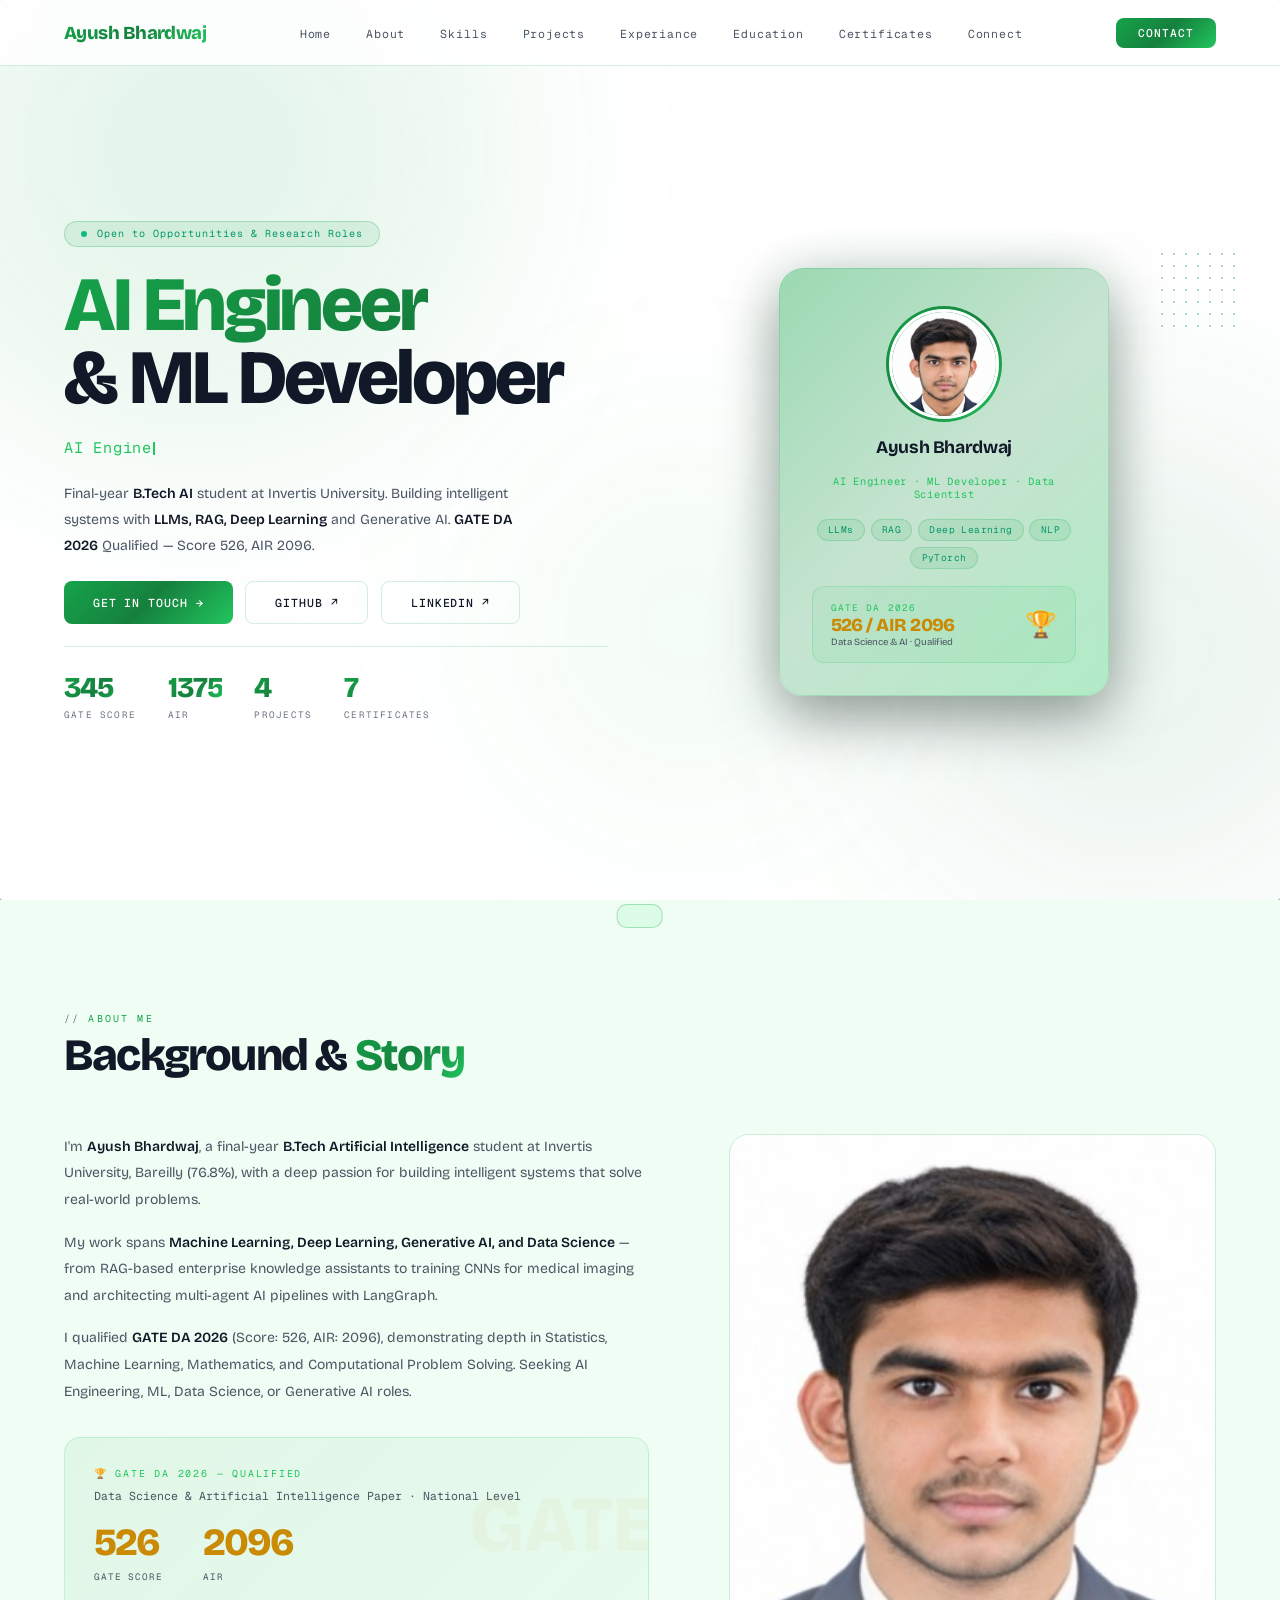
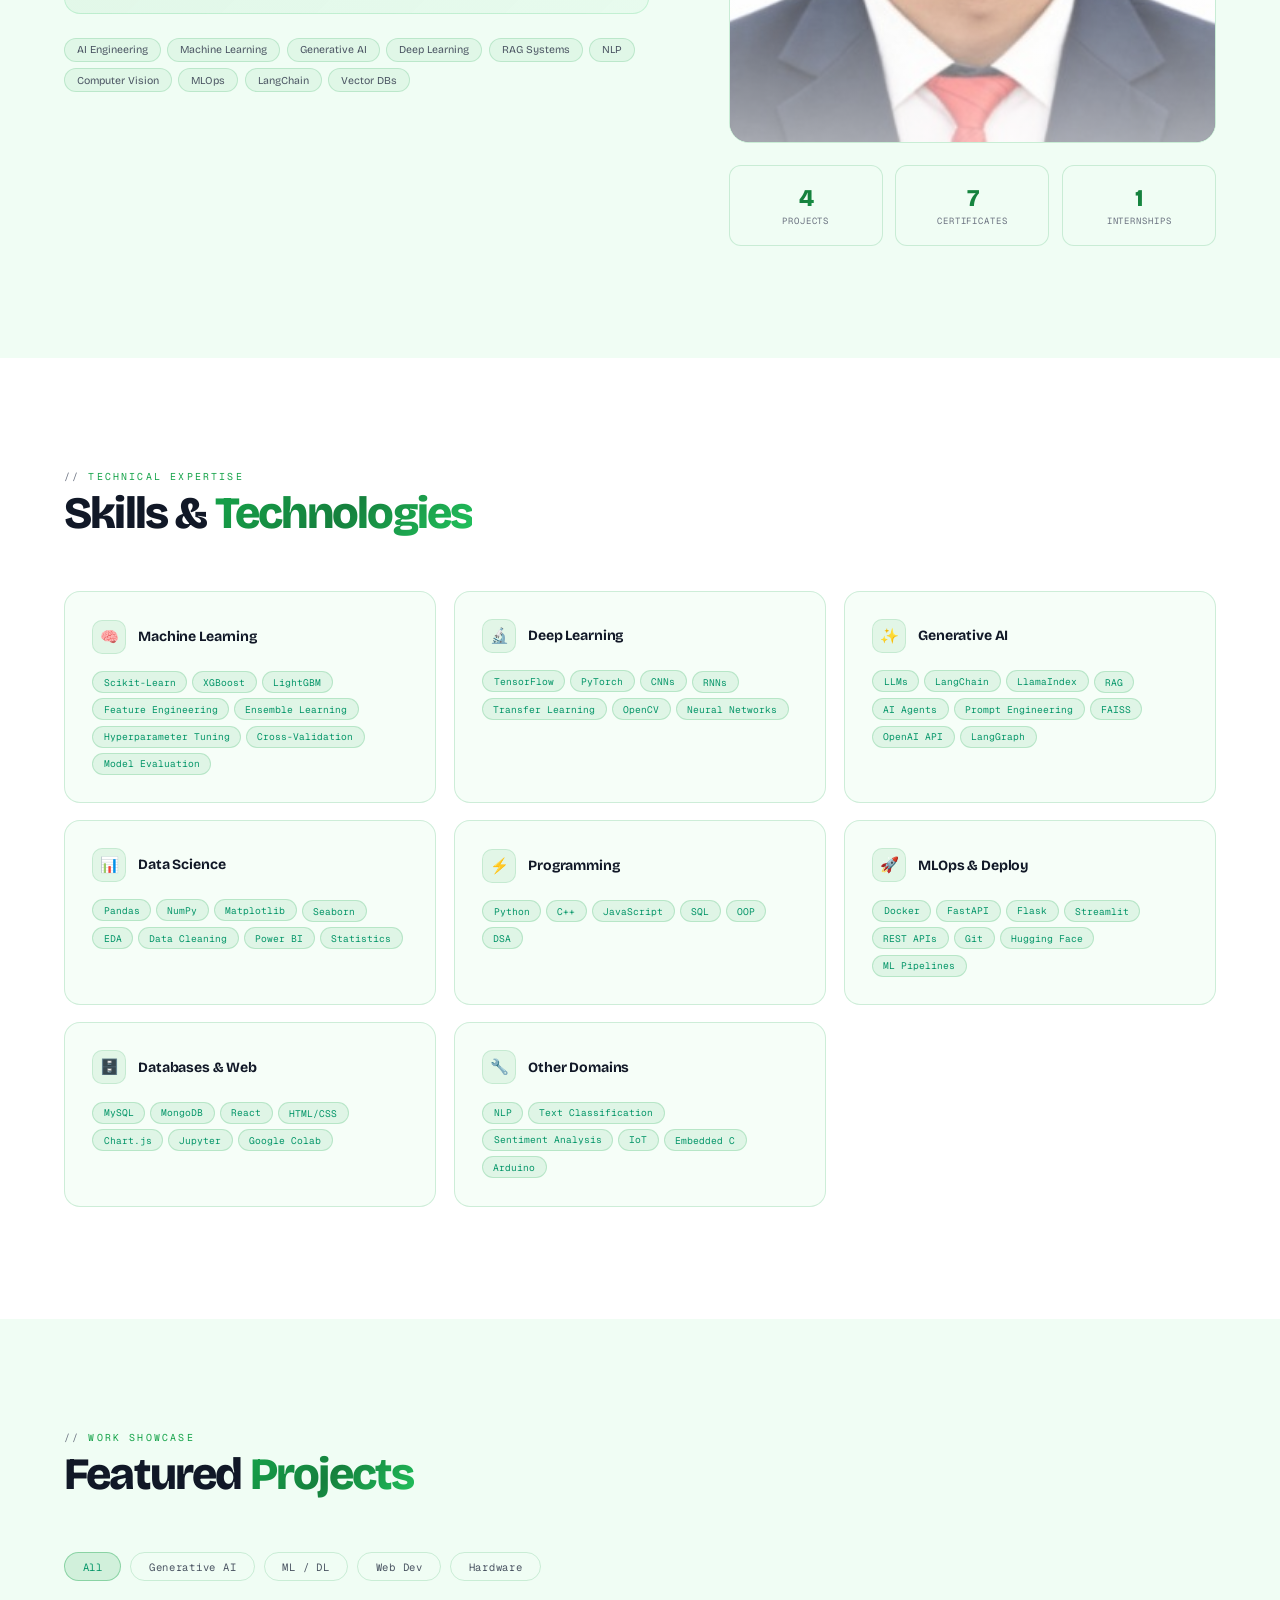
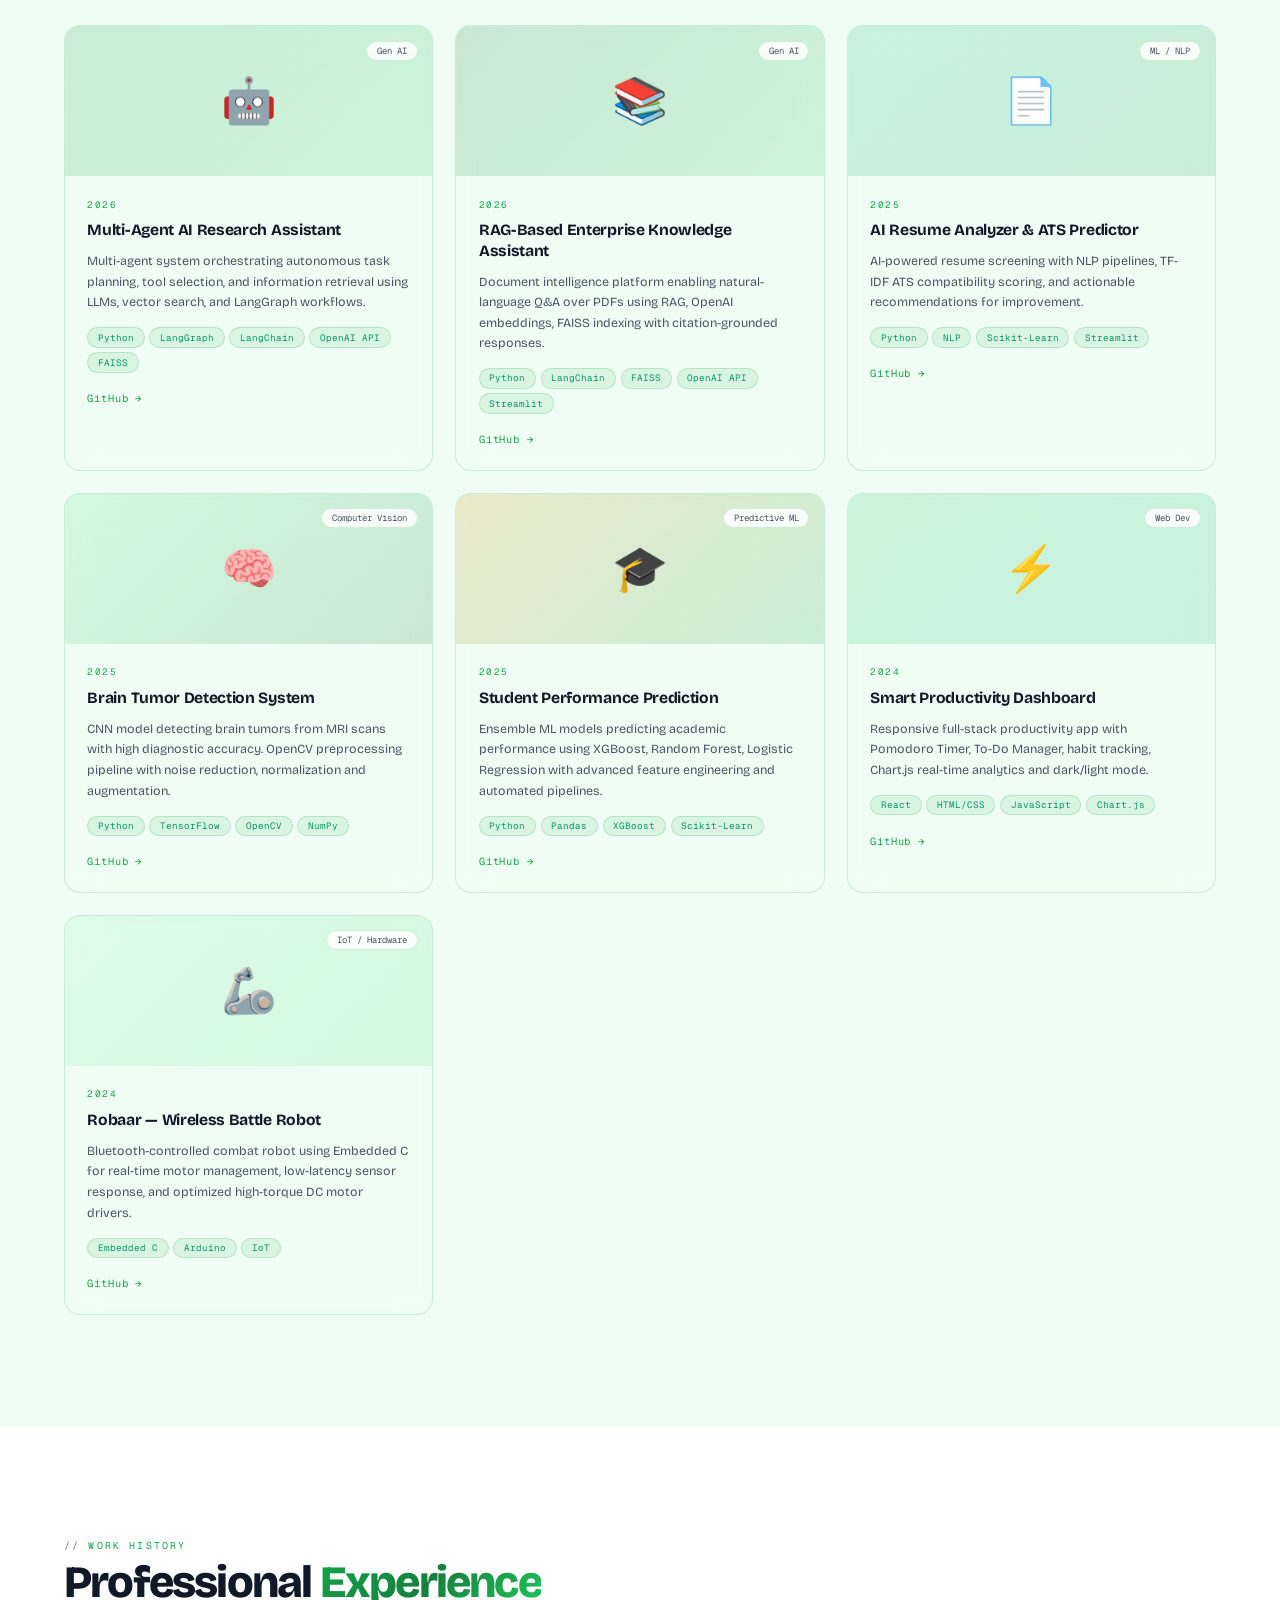
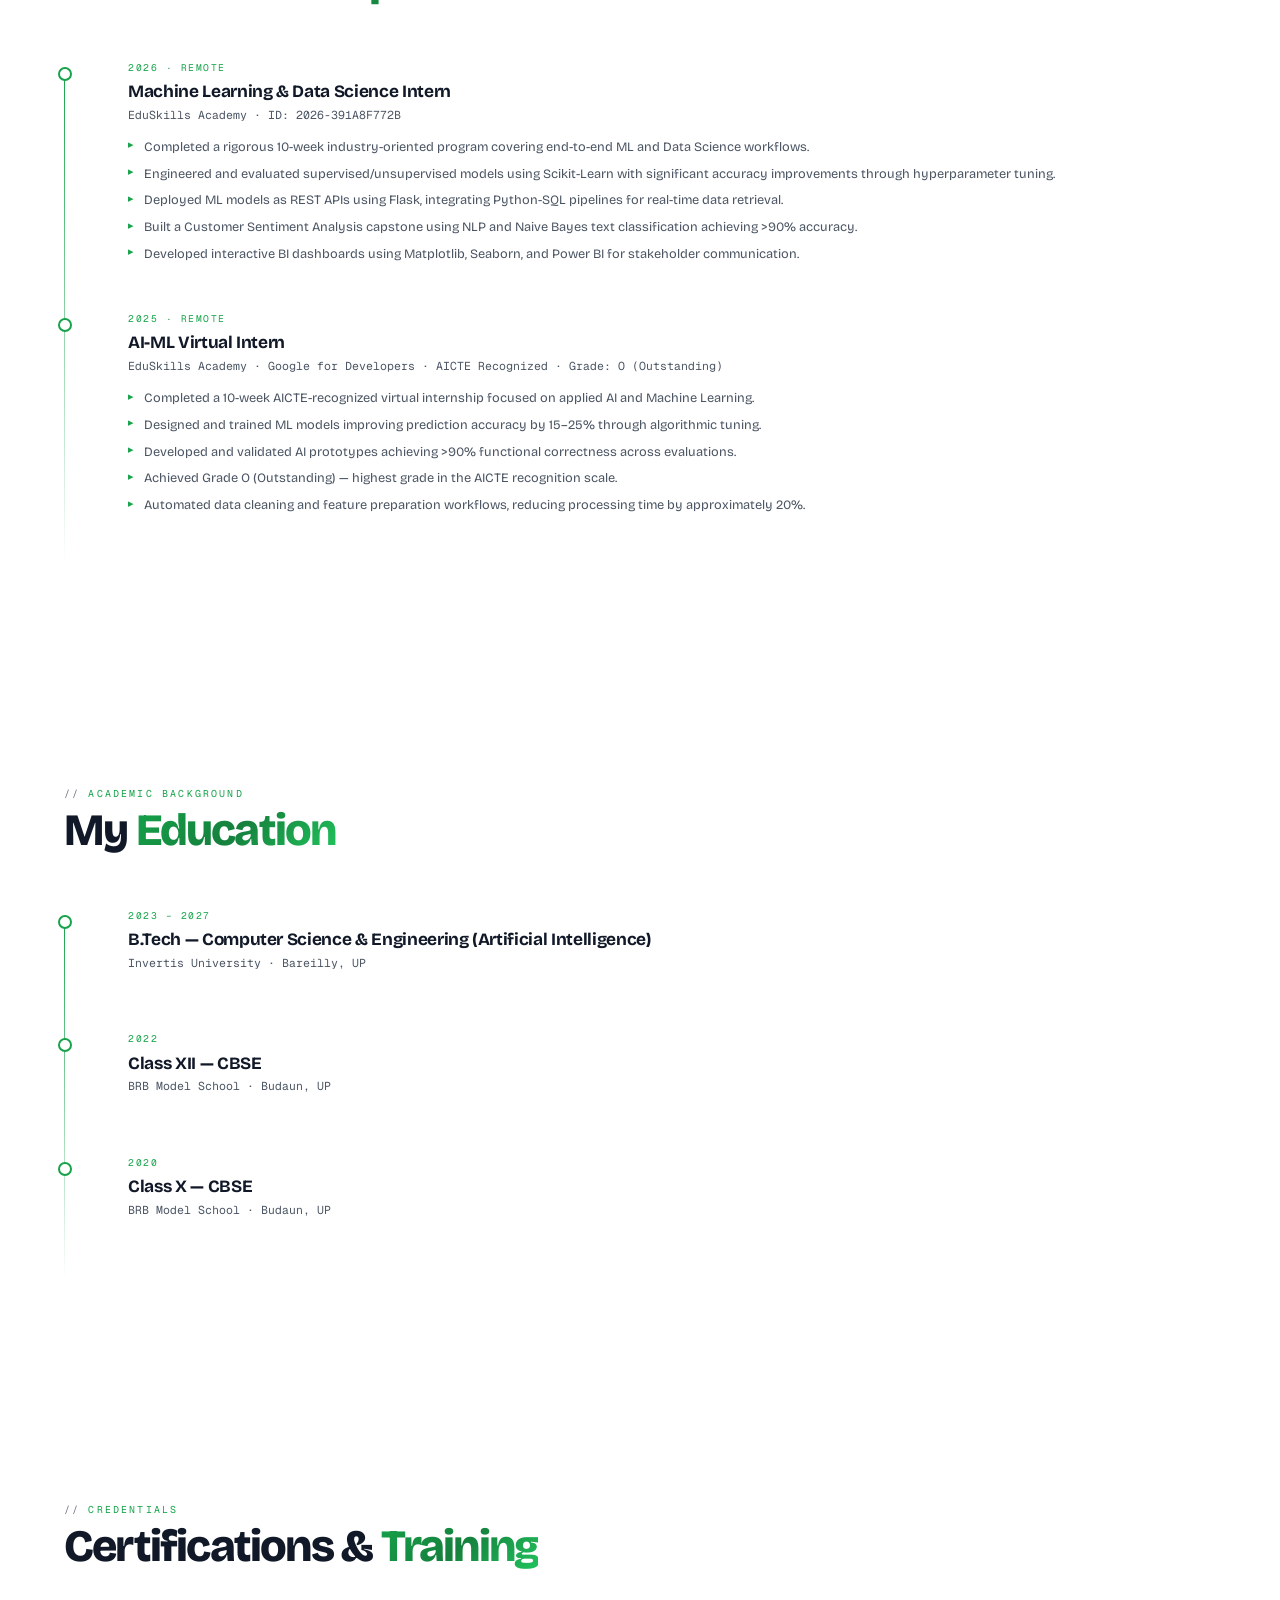
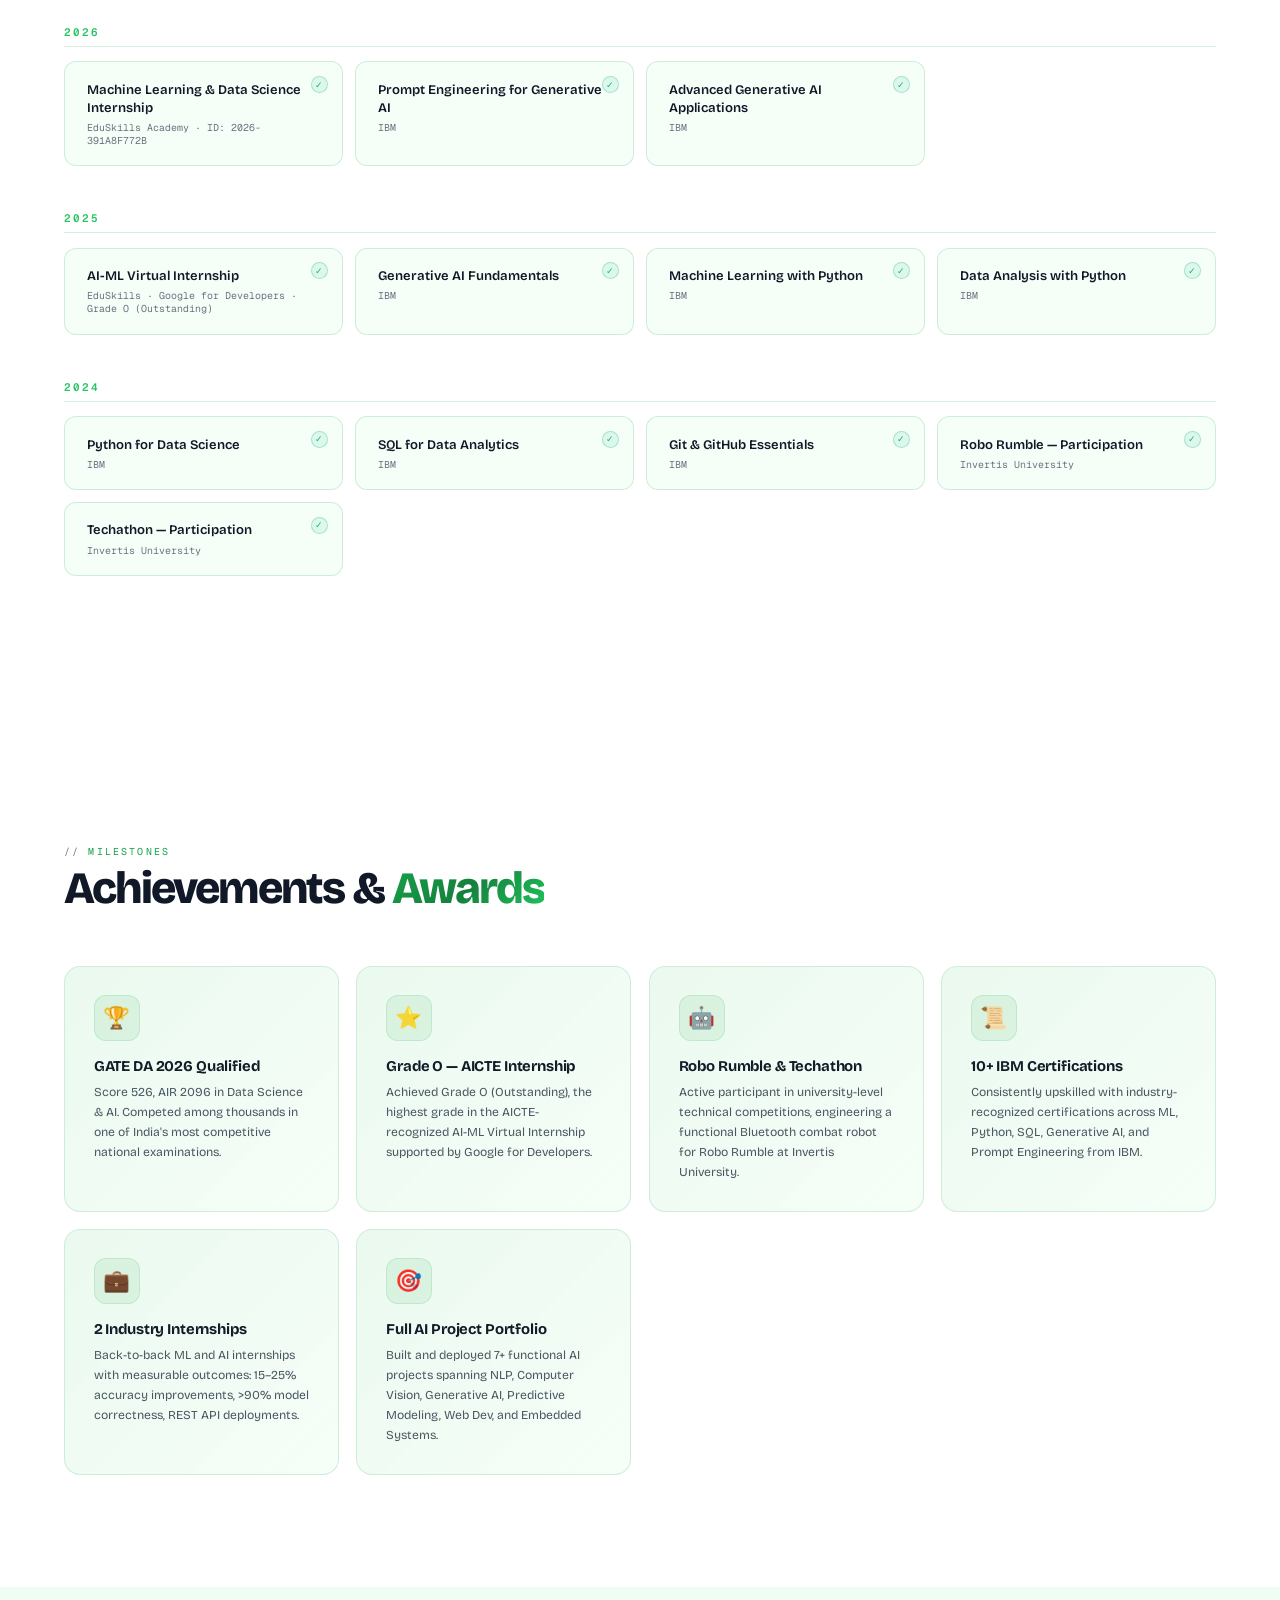
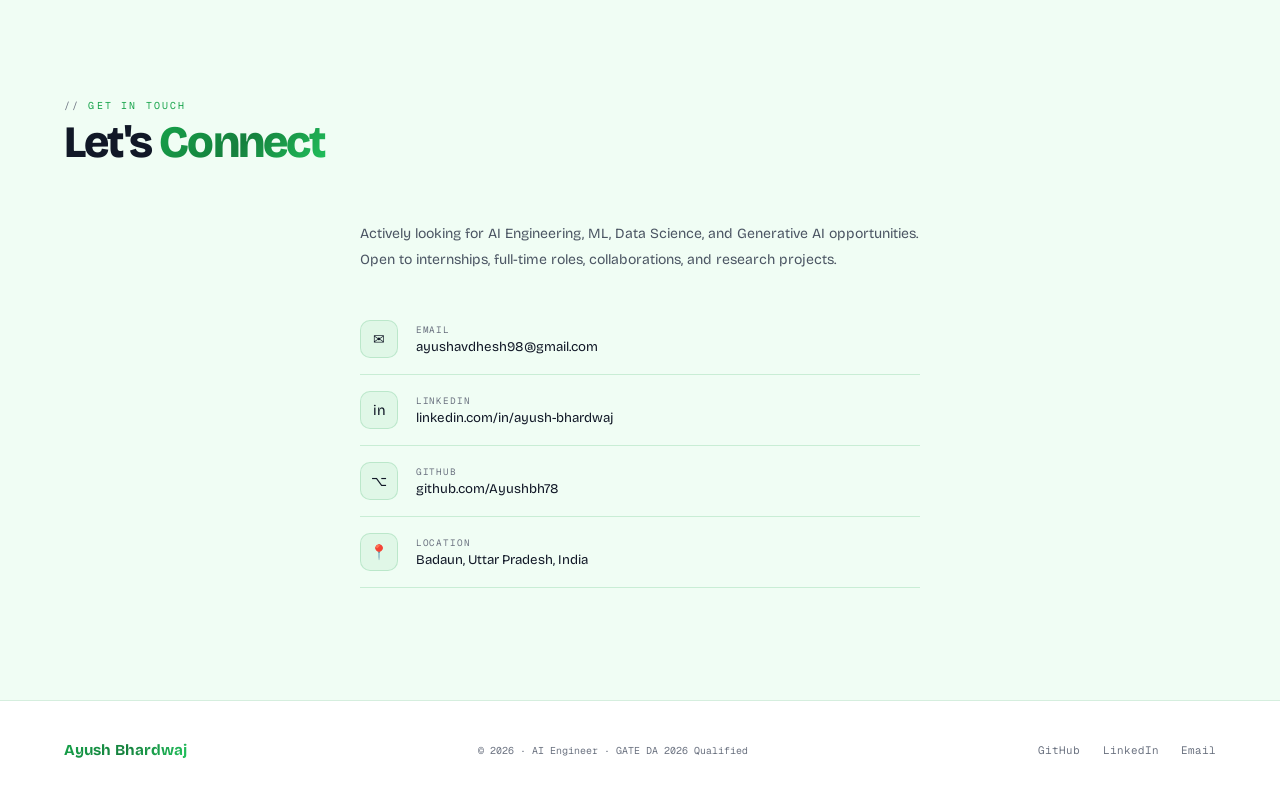
<file: index.html>
<!DOCTYPE html>
<html lang="en">
<head>
<meta charset="UTF-8"/>
<meta name="viewport" content="width=device-width, initial-scale=1.0"/>
<title>Ayush Bhardwaj — AI & ML Engineer</title>
<meta name="description" content="Ayush Bhardwaj — AI Engineer, ML Engineer, GATE DA 2026 Qualified. Score 526, AIR 2096."/>
<meta property="og:title" content="Ayush Bhardwaj — AI Engineer"/>
<link rel="preconnect" href="https://fonts.googleapis.com"/>
<link href="https://fonts.googleapis.com/css2?family=Bricolage+Grotesque:opsz,wght@12..96,300;12..96,400;12..96,500;12..96,600;12..96,700;12..96,800&family=Geist+Mono:wght@300;400;500&display=swap" rel="stylesheet"/>
<link rel="stylesheet" href="css/style.css"/>
</head>
<body>
<div id="loading"><div class="load-logo">AYUSH BHARDWAJ</div><div class="load-bar"><div class="load-fill"></div></div><div class="load-sub"></div></div>
<div class="blob b1"></div><div class="blob b2"></div><div class="blob b3"></div>
<canvas id="cv"></canvas>
<div id="cmd-ov" onclick="closeCmd(event)"><div id="cmd-box"><input id="cmd-in" placeholder="Search sections, projects, skills..." oninput="filterCmd(this.value)" onkeydown="cmdKey(event)" autocomplete="off"/><div class="cmd-results" id="cmd-res"></div></div></div>

<div id="contact-ov" onclick="closeContactModal(event)">
  <div id="contact-box">
    <div class="contact-modal-hdr">
      <div class="contact-modal-title">Let's Connect</div>
      <button type="button" class="contact-modal-close" onclick="closeContactModal()" aria-label="Close">&times;</button>
    </div>
    <div class="cform" style="padding:1.5rem;">
      <div class="f-group"><label class="f-label">Your Name</label><input class="f-input" id="cn" type="text" placeholder="John Doe"/></div>
      <div class="f-group"><label class="f-label">Email</label><input class="f-input" id="ce" type="email" placeholder="john@example.com"/></div>
      <div class="f-group"><label class="f-label">Work / Organization</label><input class="f-input" id="cw" type="text" placeholder="Company or role (optional)"/></div>
      <div class="f-group"><label class="f-label">Purpose</label>
        <select class="f-input" id="cp">
          <option value="Job Opportunity">Job Opportunity</option>
          <option value="Internship">Internship</option>
          <option value="Collaboration">Collaboration / Project</option>
          <option value="Freelance Work">Freelance Work</option>
          <option value="General Inquiry">General Inquiry</option>
          <option value="Other">Other</option>
        </select>
      </div>
      <div class="f-group"><label class="f-label">Message</label><textarea class="f-textarea" id="cm" placeholder="Hi Ayush, I'd like to discuss..."></textarea></div>
      <button type="button" class="btn-grad" onclick="sendContactModal()" style="align-self:flex-start">Send Message →</button>
    </div>
  </div>
</div>

<nav id="nb">
  <div class="nav-logo">Ayush Bhardwaj</div>
  <ul class="nav-links">
    <li><a href="#hero">Home</a></li><li><a href="#about">About</a></li><li><a href="#skills">Skills</a></li>
    <li><a href="#projects">Projects</a></li>
    <li><a href="#experience">Experiance</a></li><li><a href="#education">Education</a></li>
    <li><a href="#certifications">Certificates</a></li><li><a href="#contact">Connect</a></li>
  </ul>
  <div class="nav-actions">
    <button type="button" class="nav-cta" onclick="openContactModal()">Contact</button>
    <div class="hamburger" onclick="toggleNav()"><span></span><span></span><span></span></div>
  </div>
</nav>

<section id="hero">
  <div class="hero-left fade-up">
    <div class="hero-badge">Open to Opportunities &amp; Research Roles</div>
    <h1 class="hero-name"><span class="grad-text">AI Engineer</span><br/>&amp; ML Developer</h1>
    <p class="hero-role"><span id="typed"></span><span class="blink"></span></p>
    <p class="hero-desc">Final-year <strong>B.Tech AI</strong> student at Invertis University. Building intelligent systems with <strong>LLMs, RAG, Deep Learning</strong> and Generative AI. <strong>GATE DA 2026</strong> Qualified — Score 526, AIR 2096.</p>
    <div class="hero-btns">
      <a href="mailto:ayushavdhesh98@gmail.com" class="btn-grad">Get In Touch →</a>
      <a href="https://github.com/Ayushbh78" target="_blank" class="btn-ghost">GitHub ↗</a>
      <a href="https://www.linkedin.com/in/ayush-bhardwaj-22589b2a8" target="_blank" class="btn-ghost">LinkedIn ↗</a>
    </div>
    <div class="hero-metrics">
      <div class="metric"><span class="metric-val" data-count="526">0</span><span class="metric-lbl">GATE Score</span></div>
      <div class="metric"><span class="metric-val" data-count="2096">0</span><span class="metric-lbl">AIR</span></div>
      <div class="metric"><span class="metric-val" data-count="7">0</span><span class="metric-lbl">Projects</span></div>
      <div class="metric"><span class="metric-val" data-count="12">0</span><span class="metric-lbl">Certificates</span></div>
    </div>
  </div>
  <div class="hero-right">
    <div class="card-dots"></div>
    <div class="profile-card fade-up" style="transition-delay:.3s">
      <div class="profile-img-wrap">
        <img class="profile-img" src="assets/profile.jpg" alt="Ayush Bhardwaj"/>
      </div>
      <div class="profile-name">Ayush Bhardwaj</div>
      <div class="profile-title">AI Engineer · ML Developer · Data Scientist</div>
      <div class="profile-tags">
        <span class="profile-tag">LLMs</span><span class="profile-tag">RAG</span>
        <span class="profile-tag">Deep Learning</span><span class="profile-tag">NLP</span><span class="profile-tag">PyTorch</span>
      </div>
      <div class="gate-pill">
        <div class="gate-pill-l">
          <span class="gate-pill-label">GATE DA 2026</span>
          <span class="gate-pill-val">526 / AIR 2096</span>
          <span class="gate-pill-sub">Data Science &amp; AI · Qualified</span>
        </div>
        <span style="font-size:1.6rem">🏆</span>
      </div>
    </div>
  </div>
</section>

<section id="about">
  <div class="section-pre">About Me</div>
  <h2 class="section-title">Background &amp; <span>Story</span></h2>
  <div class="about-grid">
    <div class="fade-up">
      <div class="about-text">
        <p>I'm <strong>Ayush Bhardwaj</strong>, a final-year <strong>B.Tech Artificial Intelligence</strong> student at Invertis University, Bareilly (76.8%), with a deep passion for building intelligent systems that solve real-world problems.</p>
        <p>My work spans <strong>Machine Learning, Deep Learning, Generative AI, and Data Science</strong> — from RAG-based enterprise knowledge assistants to training CNNs for medical imaging and architecting multi-agent AI pipelines with LangGraph.</p>
        <p>I qualified <strong>GATE DA 2026</strong> (Score: 526, AIR: 2096), demonstrating depth in Statistics, Machine Learning, Mathematics, and Computational Problem Solving. Seeking AI Engineering, ML, Data Science, or Generative AI roles.</p>
      </div>
      <div class="gate-featured">
        <div class="gate-hdr">🏆 GATE DA 2026 — Qualified</div>
        <div class="gate-sub">Data Science &amp; Artificial Intelligence Paper · National Level</div>
        <div class="gate-nums">
          <div class="gate-n"><span class="v">526</span><span class="k">GATE Score</span></div>
          <div class="gate-n"><span class="v">2096</span><span class="k">AIR</span></div>
        </div>
      </div>
      <div class="chips">
        <span class="chip">AI Engineering</span><span class="chip">Machine Learning</span><span class="chip">Generative AI</span>
        <span class="chip">Deep Learning</span><span class="chip">RAG Systems</span><span class="chip">NLP</span>
        <span class="chip">Computer Vision</span><span class="chip">MLOps</span><span class="chip">LangChain</span><span class="chip">Vector DBs</span>
      </div>
    </div>
    <div class="fade-up about-right" style="transition-delay:.15s">
      <div class="about-photo-card">
        <img src="assets/profile.jpg" alt="Ayush Bhardwaj"/>
      </div>
      <div class="stats-row">
        <div class="stat-mini"><div class="n" data-count="7">0</div><div class="l">Projects</div></div>
        <div class="stat-mini"><div class="n" data-count="12">0</div><div class="l">Certificates</div></div>
        <div class="stat-mini"><div class="n" data-count="2">0</div><div class="l">Internships</div></div>
      </div>
    </div>
  </div>
</section>

<section id="skills">
  <div class="section-pre">Technical Expertise</div>
  <h2 class="section-title">Skills &amp; <span>Technologies</span></h2>
  <div class="skills-grid">
    <div class="skill-glass glass fade-up"><div class="sk-hdr"><div class="sk-icon">🧠</div><div class="sk-name">Machine Learning</div></div><div class="sk-tags"><span class="sk-tag">Scikit-Learn</span><span class="sk-tag">XGBoost</span><span class="sk-tag">LightGBM</span><span class="sk-tag">Feature Engineering</span><span class="sk-tag">Ensemble Learning</span><span class="sk-tag">Hyperparameter Tuning</span><span class="sk-tag">Cross-Validation</span><span class="sk-tag">Model Evaluation</span></div></div>
    <div class="skill-glass glass fade-up" style="transition-delay:.08s"><div class="sk-hdr"><div class="sk-icon">🔬</div><div class="sk-name">Deep Learning</div></div><div class="sk-tags"><span class="sk-tag">TensorFlow</span><span class="sk-tag">PyTorch</span><span class="sk-tag">CNNs</span><span class="sk-tag">RNNs</span><span class="sk-tag">Transfer Learning</span><span class="sk-tag">OpenCV</span><span class="sk-tag">Neural Networks</span></div></div>
    <div class="skill-glass glass fade-up" style="transition-delay:.16s"><div class="sk-hdr"><div class="sk-icon">✨</div><div class="sk-name">Generative AI</div></div><div class="sk-tags"><span class="sk-tag">LLMs</span><span class="sk-tag">LangChain</span><span class="sk-tag">LlamaIndex</span><span class="sk-tag">RAG</span><span class="sk-tag">AI Agents</span><span class="sk-tag">Prompt Engineering</span><span class="sk-tag">FAISS</span><span class="sk-tag">OpenAI API</span><span class="sk-tag">LangGraph</span></div></div>
    <div class="skill-glass glass fade-up" style="transition-delay:.24s"><div class="sk-hdr"><div class="sk-icon">📊</div><div class="sk-name">Data Science</div></div><div class="sk-tags"><span class="sk-tag">Pandas</span><span class="sk-tag">NumPy</span><span class="sk-tag">Matplotlib</span><span class="sk-tag">Seaborn</span><span class="sk-tag">EDA</span><span class="sk-tag">Data Cleaning</span><span class="sk-tag">Power BI</span><span class="sk-tag">Statistics</span></div></div>
    <div class="skill-glass glass fade-up" style="transition-delay:.32s"><div class="sk-hdr"><div class="sk-icon">⚡</div><div class="sk-name">Programming</div></div><div class="sk-tags"><span class="sk-tag">Python</span><span class="sk-tag">C++</span><span class="sk-tag">JavaScript</span><span class="sk-tag">SQL</span><span class="sk-tag">OOP</span><span class="sk-tag">DSA</span></div></div>
    <div class="skill-glass glass fade-up" style="transition-delay:.4s"><div class="sk-hdr"><div class="sk-icon">🚀</div><div class="sk-name">MLOps &amp; Deploy</div></div><div class="sk-tags"><span class="sk-tag">Docker</span><span class="sk-tag">FastAPI</span><span class="sk-tag">Flask</span><span class="sk-tag">Streamlit</span><span class="sk-tag">REST APIs</span><span class="sk-tag">Git</span><span class="sk-tag">Hugging Face</span><span class="sk-tag">ML Pipelines</span></div></div>
    <div class="skill-glass glass fade-up" style="transition-delay:.48s"><div class="sk-hdr"><div class="sk-icon">🗄️</div><div class="sk-name">Databases &amp; Web</div></div><div class="sk-tags"><span class="sk-tag">MySQL</span><span class="sk-tag">MongoDB</span><span class="sk-tag">React</span><span class="sk-tag">HTML/CSS</span><span class="sk-tag">Chart.js</span><span class="sk-tag">Jupyter</span><span class="sk-tag">Google Colab</span></div></div>
    <div class="skill-glass glass fade-up" style="transition-delay:.56s"><div class="sk-hdr"><div class="sk-icon">🔧</div><div class="sk-name">Other Domains</div></div><div class="sk-tags"><span class="sk-tag">NLP</span><span class="sk-tag">Text Classification</span><span class="sk-tag">Sentiment Analysis</span><span class="sk-tag">IoT</span><span class="sk-tag">Embedded C</span><span class="sk-tag">Arduino</span></div></div>
  </div>
</section>

<section id="projects">
  <div class="section-pre">Work Showcase</div>
  <h2 class="section-title">Featured <span>Projects</span></h2>
  <div class="proj-filter">
    <button class="pf-btn on" onclick="fp('all',this)">All</button>
    <button class="pf-btn" onclick="fp('genai',this)">Generative AI</button>
    <button class="pf-btn" onclick="fp('ml',this)">ML / DL</button>
    <button class="pf-btn" onclick="fp('web',this)">Web Dev</button>
    <button class="pf-btn" onclick="fp('hw',this)">Hardware</button>
  </div>
  <div class="proj-grid" id="pgrid">
    <div class="proj-card glass fade-up" data-cat="genai">
      <div class="proj-banner"><div class="proj-banner-bg" style="background:linear-gradient(135deg,#16A34A,#22C55E);"></div><div class="proj-banner-dots"></div><div class="proj-icon">🤖</div><span class="proj-cat-pill">Gen AI</span></div>
      <div class="proj-body"><div class="proj-yr">2026</div><div class="proj-title">Multi-Agent AI Research Assistant</div><div class="proj-desc">Multi-agent system orchestrating autonomous task planning, tool selection, and information retrieval using LLMs, vector search, and LangGraph workflows.</div><div class="proj-techs"><span class="p-tech">Python</span><span class="p-tech">LangGraph</span><span class="p-tech">LangChain</span><span class="p-tech">OpenAI API</span><span class="p-tech">FAISS</span></div><a href="https://github.com/Ayushbh78" target="_blank" class="proj-link">GitHub →</a></div>
    </div>
    <div class="proj-card glass fade-up" data-cat="genai" style="transition-delay:.08s">
      <div class="proj-banner"><div class="proj-banner-bg" style="background:linear-gradient(135deg,#15803D,#22C55E);"></div><div class="proj-banner-dots"></div><div class="proj-icon">📚</div><span class="proj-cat-pill">Gen AI</span></div>
      <div class="proj-body"><div class="proj-yr">2026</div><div class="proj-title">RAG-Based Enterprise Knowledge Assistant</div><div class="proj-desc">Document intelligence platform enabling natural-language Q&amp;A over PDFs using RAG, OpenAI embeddings, FAISS indexing with citation-grounded responses.</div><div class="proj-techs"><span class="p-tech">Python</span><span class="p-tech">LangChain</span><span class="p-tech">FAISS</span><span class="p-tech">OpenAI API</span><span class="p-tech">Streamlit</span></div><a href="https://github.com/Ayushbh78" target="_blank" class="proj-link">GitHub →</a></div>
    </div>
    <div class="proj-card glass fade-up" data-cat="ml" style="transition-delay:.16s">
      <div class="proj-banner"><div class="proj-banner-bg" style="background:linear-gradient(135deg,#10B981,#16A34A);"></div><div class="proj-banner-dots"></div><div class="proj-icon">📄</div><span class="proj-cat-pill">ML / NLP</span></div>
      <div class="proj-body"><div class="proj-yr">2025</div><div class="proj-title">AI Resume Analyzer &amp; ATS Predictor</div><div class="proj-desc">AI-powered resume screening with NLP pipelines, TF-IDF ATS compatibility scoring, and actionable recommendations for improvement.</div><div class="proj-techs"><span class="p-tech">Python</span><span class="p-tech">NLP</span><span class="p-tech">Scikit-Learn</span><span class="p-tech">Streamlit</span></div><a href="https://github.com/Ayushbh78" target="_blank" class="proj-link">GitHub →</a></div>
    </div>
    <div class="proj-card glass fade-up" data-cat="ml">
      <div class="proj-banner"><div class="proj-banner-bg" style="background:linear-gradient(135deg,#4ADE80,#15803D);"></div><div class="proj-banner-dots"></div><div class="proj-icon">🧠</div><span class="proj-cat-pill">Computer Vision</span></div>
      <div class="proj-body"><div class="proj-yr">2025</div><div class="proj-title">Brain Tumor Detection System</div><div class="proj-desc">CNN model detecting brain tumors from MRI scans with high diagnostic accuracy. OpenCV preprocessing pipeline with noise reduction, normalization and augmentation.</div><div class="proj-techs"><span class="p-tech">Python</span><span class="p-tech">TensorFlow</span><span class="p-tech">OpenCV</span><span class="p-tech">NumPy</span></div><a href="https://github.com/Ayushbh78" target="_blank" class="proj-link">GitHub →</a></div>
    </div>
    <div class="proj-card glass fade-up" data-cat="ml" style="transition-delay:.08s">
      <div class="proj-banner"><div class="proj-banner-bg" style="background:linear-gradient(135deg,#CA8A04,#16A34A);"></div><div class="proj-banner-dots"></div><div class="proj-icon">🎓</div><span class="proj-cat-pill">Predictive ML</span></div>
      <div class="proj-body"><div class="proj-yr">2025</div><div class="proj-title">Student Performance Prediction</div><div class="proj-desc">Ensemble ML models predicting academic performance using XGBoost, Random Forest, Logistic Regression with advanced feature engineering and automated pipelines.</div><div class="proj-techs"><span class="p-tech">Python</span><span class="p-tech">Pandas</span><span class="p-tech">XGBoost</span><span class="p-tech">Scikit-Learn</span></div><a href="https://github.com/Ayushbh78" target="_blank" class="proj-link">GitHub →</a></div>
    </div>
    <div class="proj-card glass fade-up" data-cat="web" style="transition-delay:.16s">
      <div class="proj-banner"><div class="proj-banner-bg" style="background:linear-gradient(135deg,#22C55E,#10B981);"></div><div class="proj-banner-dots"></div><div class="proj-icon">⚡</div><span class="proj-cat-pill">Web Dev</span></div>
      <div class="proj-body"><div class="proj-yr">2024</div><div class="proj-title">Smart Productivity Dashboard</div><div class="proj-desc">Responsive full-stack productivity app with Pomodoro Timer, To-Do Manager, habit tracking, Chart.js real-time analytics and dark/light mode.</div><div class="proj-techs"><span class="p-tech">React</span><span class="p-tech">HTML/CSS</span><span class="p-tech">JavaScript</span><span class="p-tech">Chart.js</span></div><a href="https://github.com/Ayushbh78" target="_blank" class="proj-link">GitHub →</a></div>
    </div>
    <div class="proj-card glass fade-up" data-cat="hw">
      <div class="proj-banner"><div class="proj-banner-bg" style="background:linear-gradient(135deg,#86EFAC,#4ADE80);"></div><div class="proj-banner-dots"></div><div class="proj-icon">🦾</div><span class="proj-cat-pill">IoT / Hardware</span></div>
      <div class="proj-body"><div class="proj-yr">2024</div><div class="proj-title">Robaar — Wireless Battle Robot</div><div class="proj-desc">Bluetooth-controlled combat robot using Embedded C for real-time motor management, low-latency sensor response, and optimized high-torque DC motor drivers.</div><div class="proj-techs"><span class="p-tech">Embedded C</span><span class="p-tech">Arduino</span><span class="p-tech">IoT</span></div><a href="https://github.com/Ayushbh78" target="_blank" class="proj-link">GitHub →</a></div>
    </div>
  </div>
</section>

<section id="experience">
  <div class="section-pre">Work History</div>
  <h2 class="section-title">Professional <span>Experience</span></h2>
  <div class="exp-timeline">
    <div class="exp-item">
      <div class="exp-dot"></div>
      <div class="exp-date">2026 &middot; Remote</div>
      <div class="exp-role">Machine Learning &amp; Data Science Intern</div>
      <div class="exp-org">EduSkills Academy &middot; ID: 2026-391A8F772B</div>
      <ul class="exp-list">
        <li>Completed a rigorous 10-week industry-oriented program covering end-to-end ML and Data Science workflows.</li>
        <li>Engineered and evaluated supervised/unsupervised models using Scikit-Learn with significant accuracy improvements through hyperparameter tuning.</li>
        <li>Deployed ML models as REST APIs using Flask, integrating Python-SQL pipelines for real-time data retrieval.</li>
        <li>Built a Customer Sentiment Analysis capstone using NLP and Naive Bayes text classification achieving &gt;90% accuracy.</li>
        <li>Developed interactive BI dashboards using Matplotlib, Seaborn, and Power BI for stakeholder communication.</li>
      </ul>
    </div>
    <div class="exp-item">
      <div class="exp-dot"></div>
      <div class="exp-date">2025 &middot; Remote</div>
      <div class="exp-role">AI-ML Virtual Intern</div>
      <div class="exp-org">EduSkills Academy &middot; Google for Developers &middot; AICTE Recognized &middot; Grade: O (Outstanding)</div>
      <ul class="exp-list">
        <li>Completed a 10-week AICTE-recognized virtual internship focused on applied AI and Machine Learning.</li>
        <li>Designed and trained ML models improving prediction accuracy by 15–25% through algorithmic tuning.</li>
        <li>Developed and validated AI prototypes achieving &gt;90% functional correctness across evaluations.</li>
        <li>Achieved Grade O (Outstanding) — highest grade in the AICTE recognition scale.</li>
        <li>Automated data cleaning and feature preparation workflows, reducing processing time by approximately 20%.</li>
      </ul>
    </div>
  </div>
</section>

<section id="education">
  <div class="section-pre">Academic Background</div>
  <h2 class="section-title">My <span>Education</span></h2>
  <div class="exp-timeline">
    <div class="exp-item">
      <div class="exp-dot"></div>
      <div class="exp-date">2023 &ndash; 2027</div>
      <div class="exp-role">B.Tech &mdash; Computer Science &amp; Engineering (Artificial Intelligence)</div>
      <div class="exp-org">Invertis University &middot; Bareilly, UP</div>
      <ul class="exp-list">
        
      </ul>
    </div>
    <div class="exp-item">
      <div class="exp-dot"></div>
      <div class="exp-date">2022</div>
      <div class="exp-role">Class XII &mdash; CBSE</div>
      <div class="exp-org">BRB Model School &middot; Budaun, UP</div>
      <ul class="exp-list">
        
      </ul>
    </div>
    <div class="exp-item">
      <div class="exp-dot"></div>
      <div class="exp-date">2020</div>
      <div class="exp-role">Class X &mdash; CBSE</div>
      <div class="exp-org">BRB Model School &middot; Budaun, UP</div>
      <ul class="exp-list">
        
      </ul>
    </div>
  </div>
</section>

<section id="certifications">
  <div class="section-pre">Credentials</div>
  <h2 class="section-title">Certifications &amp; <span>Training</span></h2>
  <div class="certs-group fade-up"><div class="certs-yr">2026</div><div class="certs-list">
    <div class="cert-card glass"><div class="cert-check">✓</div><div class="cert-name">Machine Learning &amp; Data Science Internship</div><div class="cert-issuer">EduSkills Academy · ID: 2026-391A8F772B</div></div>
    <div class="cert-card glass"><div class="cert-check">✓</div><div class="cert-name">Prompt Engineering for Generative AI</div><div class="cert-issuer">IBM</div></div>
    <div class="cert-card glass"><div class="cert-check">✓</div><div class="cert-name">Advanced Generative AI Applications</div><div class="cert-issuer">IBM</div></div>
  </div></div>
  <div class="certs-group fade-up"><div class="certs-yr">2025</div><div class="certs-list">
    <div class="cert-card glass"><div class="cert-check">✓</div><div class="cert-name">AI-ML Virtual Internship</div><div class="cert-issuer">EduSkills · Google for Developers · Grade O (Outstanding)</div></div>
    <div class="cert-card glass"><div class="cert-check">✓</div><div class="cert-name">Generative AI Fundamentals</div><div class="cert-issuer">IBM</div></div>
    <div class="cert-card glass"><div class="cert-check">✓</div><div class="cert-name">Machine Learning with Python</div><div class="cert-issuer">IBM</div></div>
    <div class="cert-card glass"><div class="cert-check">✓</div><div class="cert-name">Data Analysis with Python</div><div class="cert-issuer">IBM</div></div>
  </div></div>
  <div class="certs-group fade-up"><div class="certs-yr">2024</div><div class="certs-list">
    <div class="cert-card glass"><div class="cert-check">✓</div><div class="cert-name">Python for Data Science</div><div class="cert-issuer">IBM</div></div>
    <div class="cert-card glass"><div class="cert-check">✓</div><div class="cert-name">SQL for Data Analytics</div><div class="cert-issuer">IBM</div></div>
    <div class="cert-card glass"><div class="cert-check">✓</div><div class="cert-name">Git &amp; GitHub Essentials</div><div class="cert-issuer">IBM</div></div>
    <div class="cert-card glass"><div class="cert-check">✓</div><div class="cert-name">Robo Rumble — Participation</div><div class="cert-issuer">Invertis University</div></div>
    <div class="cert-card glass"><div class="cert-check">✓</div><div class="cert-name">Techathon — Participation</div><div class="cert-issuer">Invertis University</div></div>
  </div></div>
</section>

<section id="achievements">
  <div class="section-pre">Milestones</div>
  <h2 class="section-title">Achievements &amp; <span>Awards</span></h2>
  <div class="ach-grid">
    <div class="ach-card glass fade-up"><div class="ach-icon">🏆</div><div class="ach-title">GATE DA 2026 Qualified</div><div class="ach-desc">Score 526, AIR 2096 in Data Science &amp; AI. Competed among thousands in one of India's most competitive national examinations.</div></div>
    <div class="ach-card glass fade-up" style="transition-delay:.1s"><div class="ach-icon">⭐</div><div class="ach-title">Grade O — AICTE Internship</div><div class="ach-desc">Achieved Grade O (Outstanding), the highest grade in the AICTE-recognized AI-ML Virtual Internship supported by Google for Developers.</div></div>
    <div class="ach-card glass fade-up" style="transition-delay:.2s"><div class="ach-icon">🤖</div><div class="ach-title">Robo Rumble &amp; Techathon</div><div class="ach-desc">Active participant in university-level technical competitions, engineering a functional Bluetooth combat robot for Robo Rumble at Invertis University.</div></div>
    <div class="ach-card glass fade-up" style="transition-delay:.3s"><div class="ach-icon">📜</div><div class="ach-title">10+ IBM Certifications</div><div class="ach-desc">Consistently upskilled with industry-recognized certifications across ML, Python, SQL, Generative AI, and Prompt Engineering from IBM.</div></div>
    <div class="ach-card glass fade-up" style="transition-delay:.4s"><div class="ach-icon">💼</div><div class="ach-title">2 Industry Internships</div><div class="ach-desc">Back-to-back ML and AI internships with measurable outcomes: 15–25% accuracy improvements, &gt;90% model correctness, REST API deployments.</div></div>
    <div class="ach-card glass fade-up" style="transition-delay:.5s"><div class="ach-icon">🎯</div><div class="ach-title">Full AI Project Portfolio</div><div class="ach-desc">Built and deployed 7+ functional AI projects spanning NLP, Computer Vision, Generative AI, Predictive Modeling, Web Dev, and Embedded Systems.</div></div>
  </div>
</section>

<section id="contact">
  <div class="section-pre">Get In Touch</div>
  <h2 class="section-title">Let's <span>Connect</span></h2>
  <div class="fade-up" style="max-width:560px;margin:0 auto;">
    <p style="font-size:.875rem;color:var(--muted);line-height:1.85;margin-bottom:2rem;">Actively looking for AI Engineering, ML, Data Science, and Generative AI opportunities. Open to internships, full-time roles, collaborations, and research projects.</p>
    <a href="mailto:ayushavdhesh98@gmail.com" class="contact-link"><div class="c-icon">✉</div><div><div class="c-lbl">Email</div><div class="c-val">ayushavdhesh98@gmail.com</div></div></a>
    <a href="https://www.linkedin.com/in/ayush-bhardwaj-22589b2a8" target="_blank" class="contact-link"><div class="c-icon">in</div><div><div class="c-lbl">LinkedIn</div><div class="c-val">linkedin.com/in/ayush-bhardwaj</div></div></a>
    <a href="https://github.com/Ayushbh78" target="_blank" class="contact-link"><div class="c-icon">⌥</div><div><div class="c-lbl">GitHub</div><div class="c-val">github.com/Ayushbh78</div></div></a>
    <div class="contact-link" style="cursor:default"><div class="c-icon">📍</div><div><div class="c-lbl">Location</div><div class="c-val">Badaun, Uttar Pradesh, India</div></div></div>
  </div>
</section>

<footer>
  <div class="footer-name">Ayush Bhardwaj</div>
  <div class="footer-copy">© 2026 · AI Engineer · GATE DA 2026 Qualified</div>
  <div class="footer-links">
    <a href="https://github.com/Ayushbh78" target="_blank">GitHub</a>
    <a href="https://www.linkedin.com/in/ayush-bhardwaj-22589b2a8" target="_blank">LinkedIn</a>
    <a href="mailto:ayushavdhesh98@gmail.com">Email</a>
  </div>
</footer>
<div id="btt" onclick="window.scrollTo({top:0,behavior:'smooth'})">↑</div>
<div id="toast"></div>
<script src="js/script.js"></script>
</body>
</html>
</file>
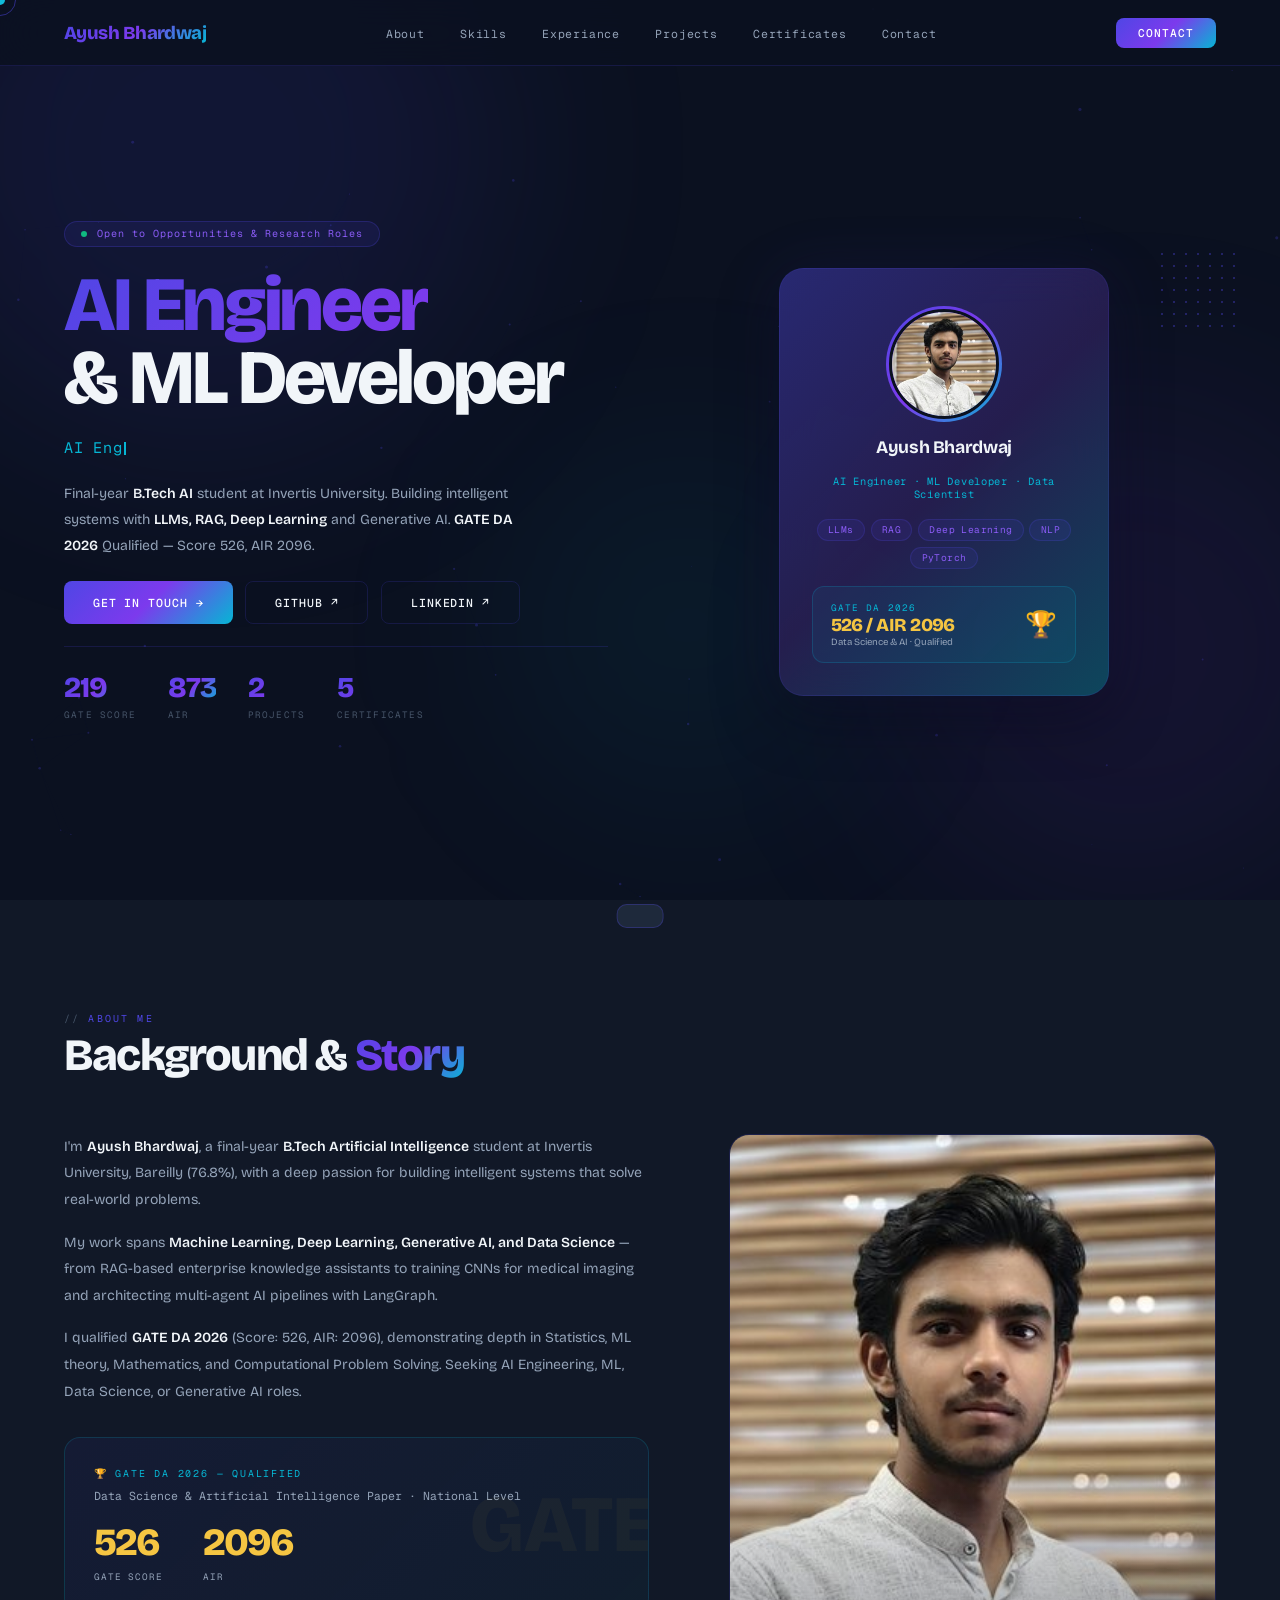
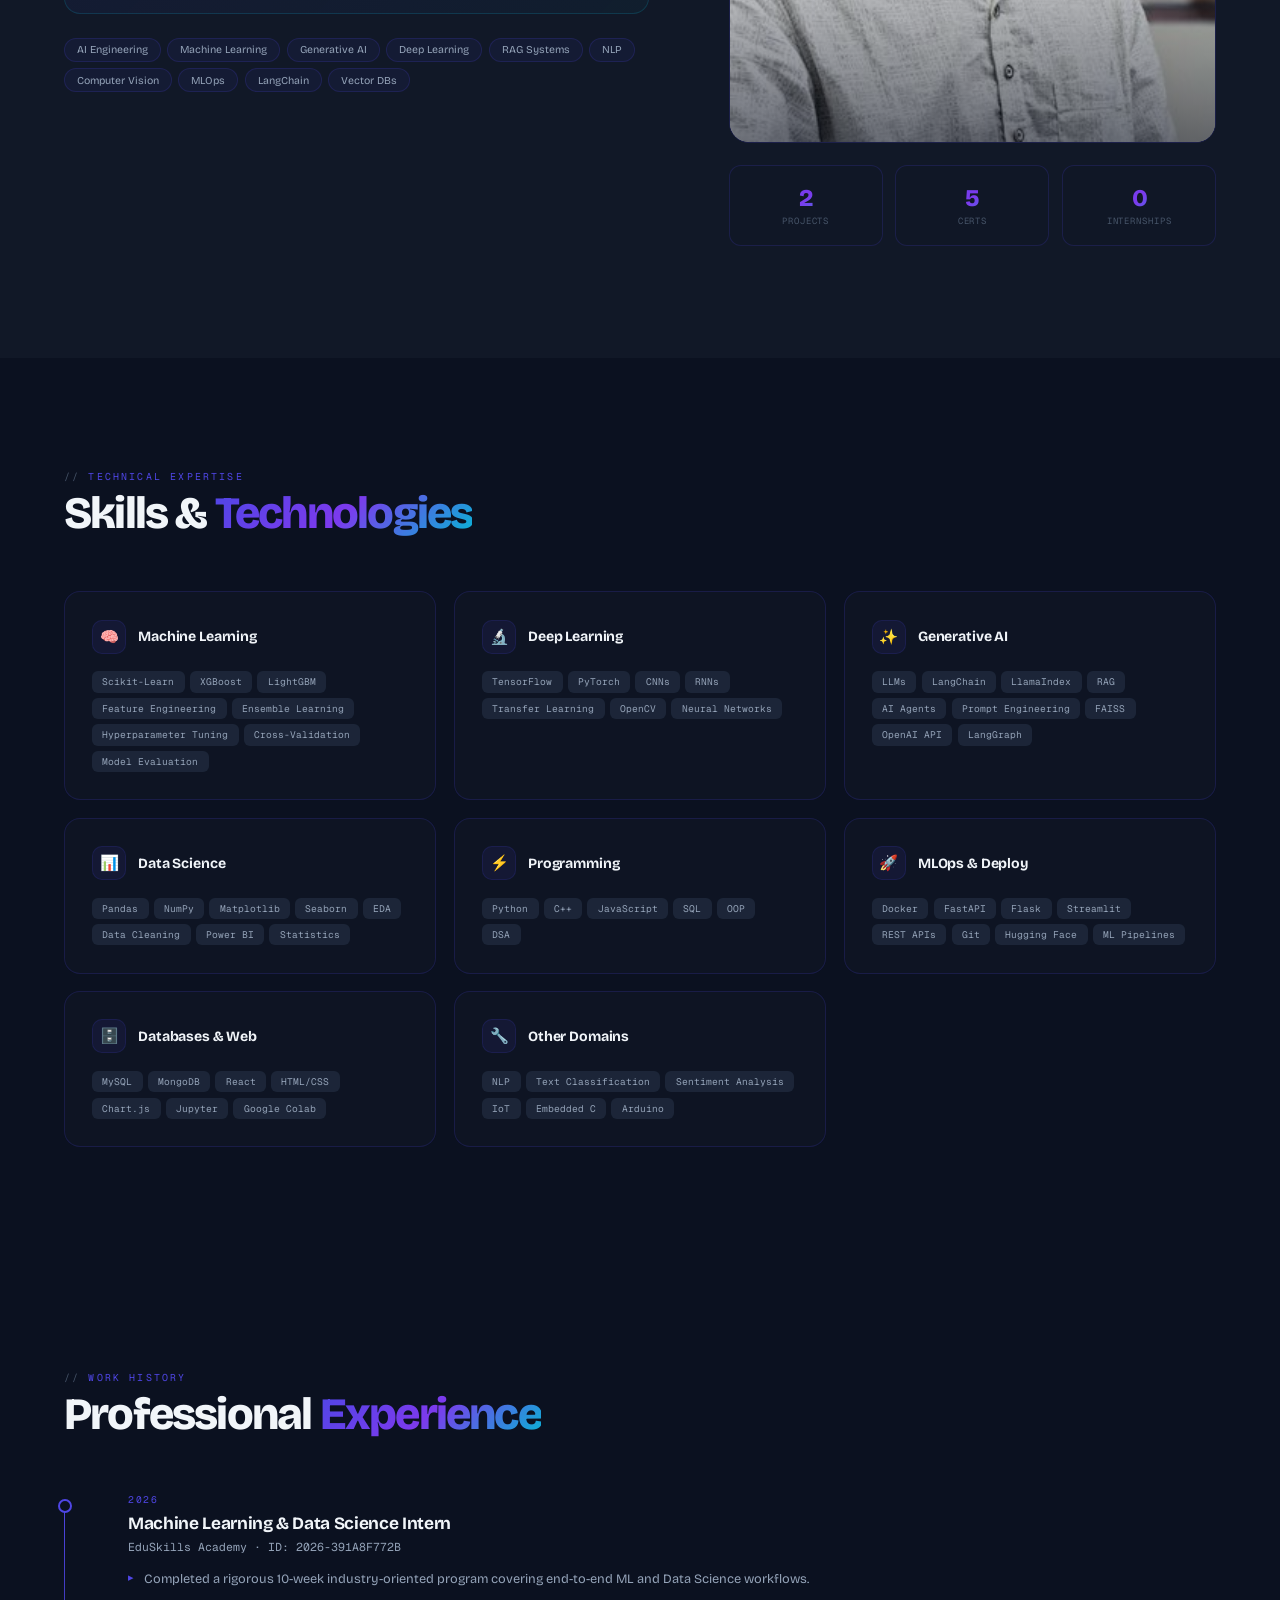
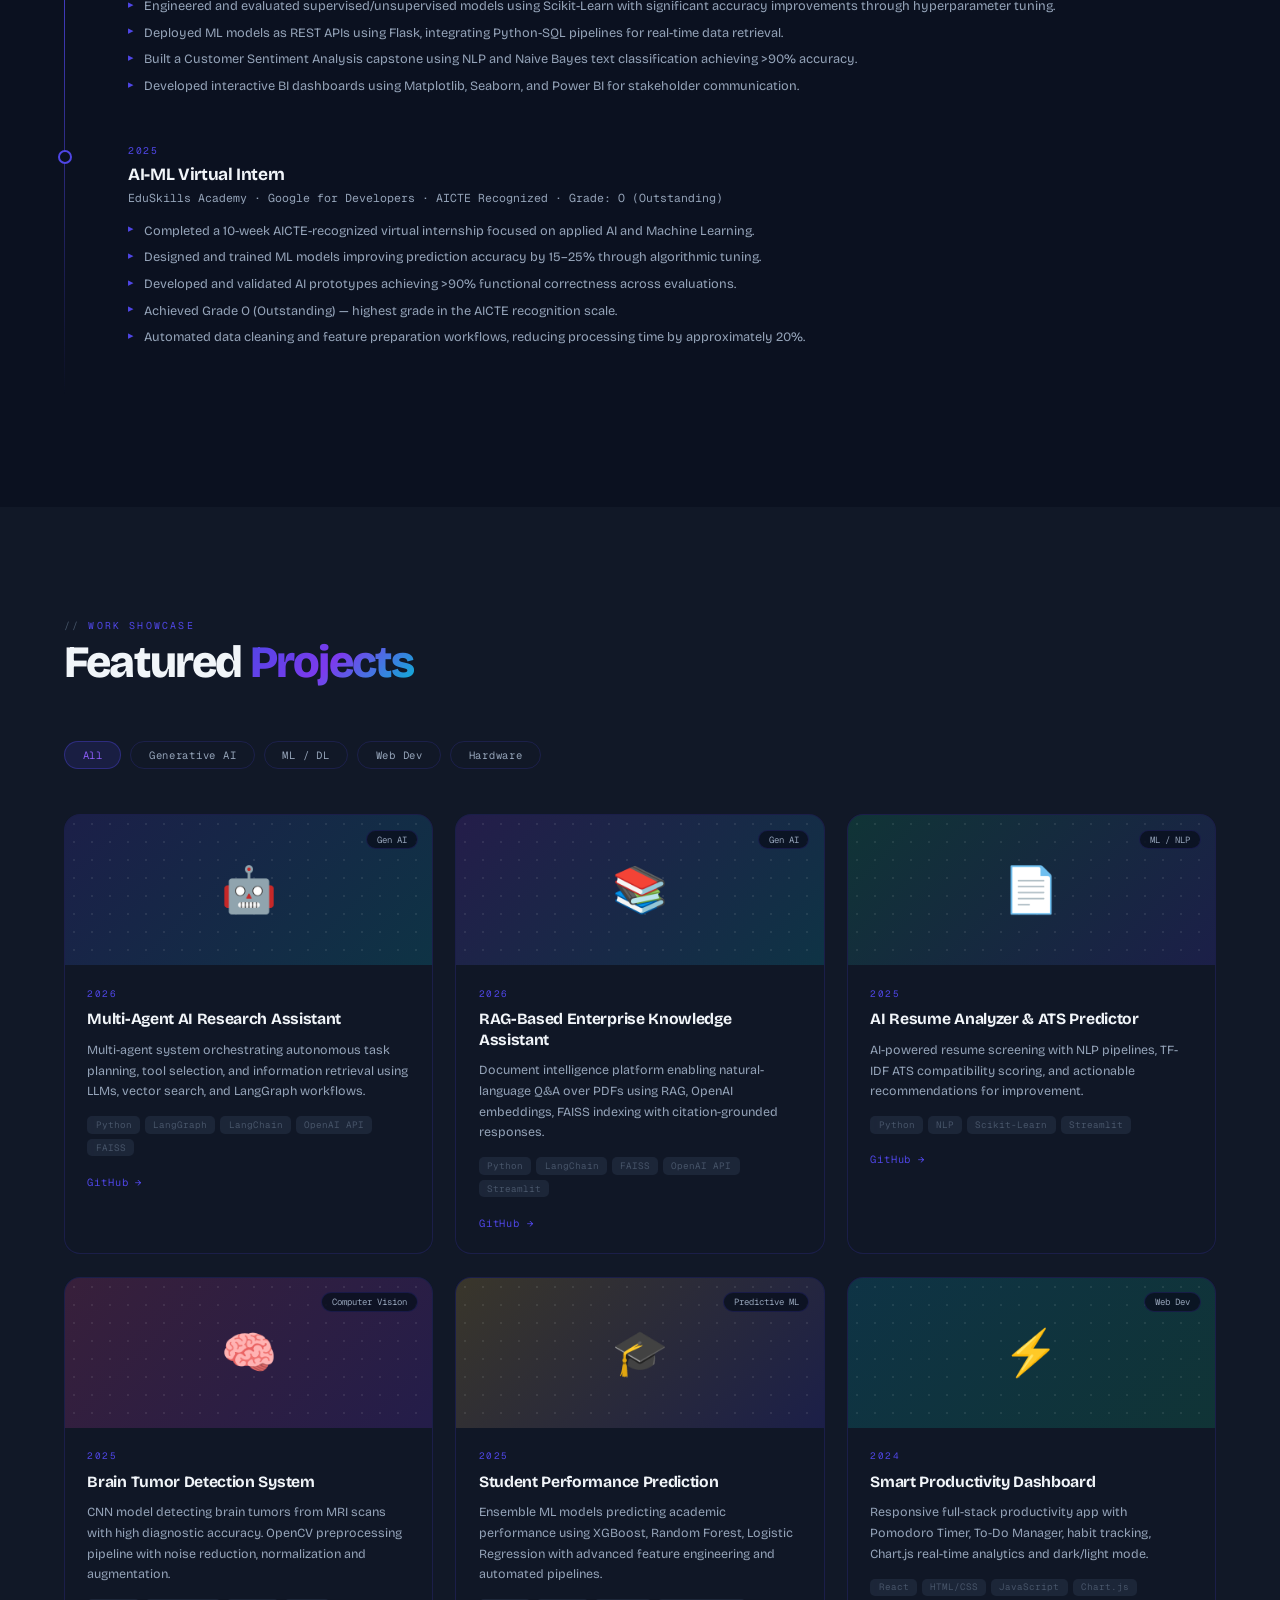
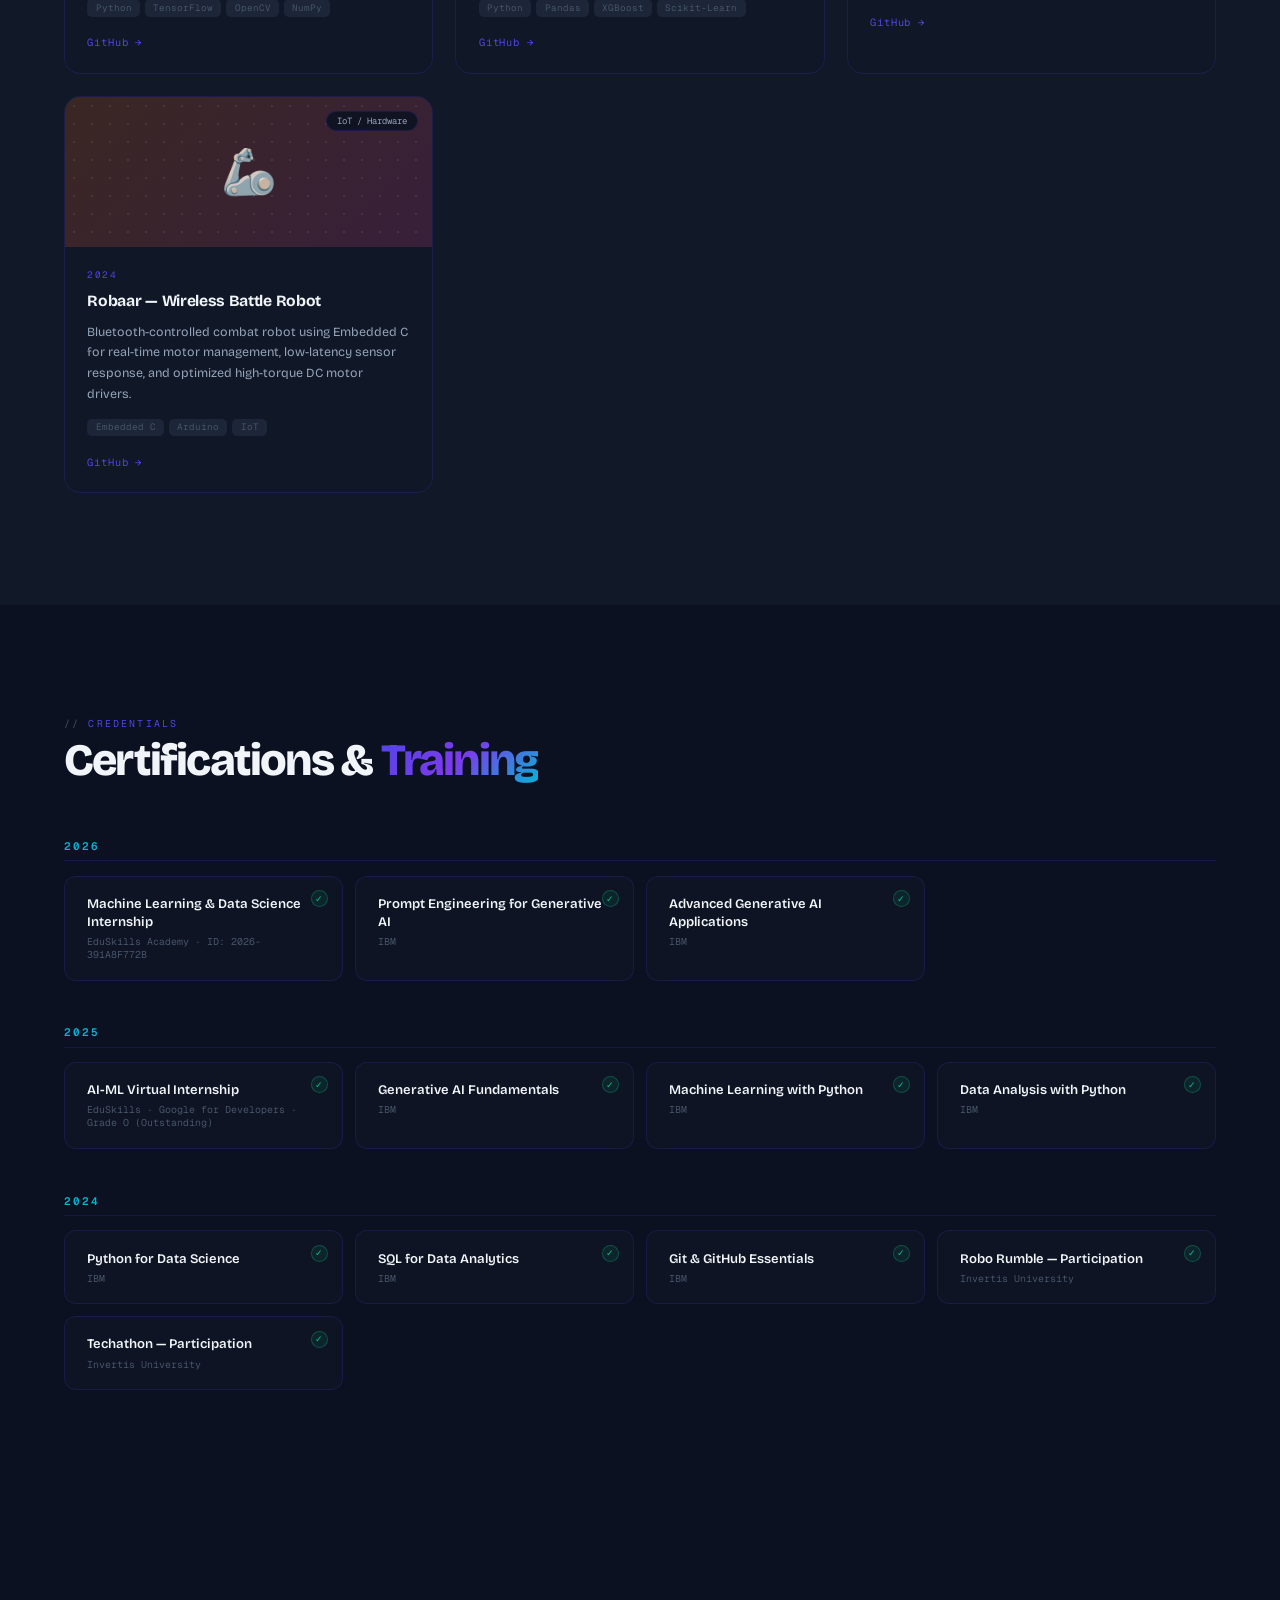
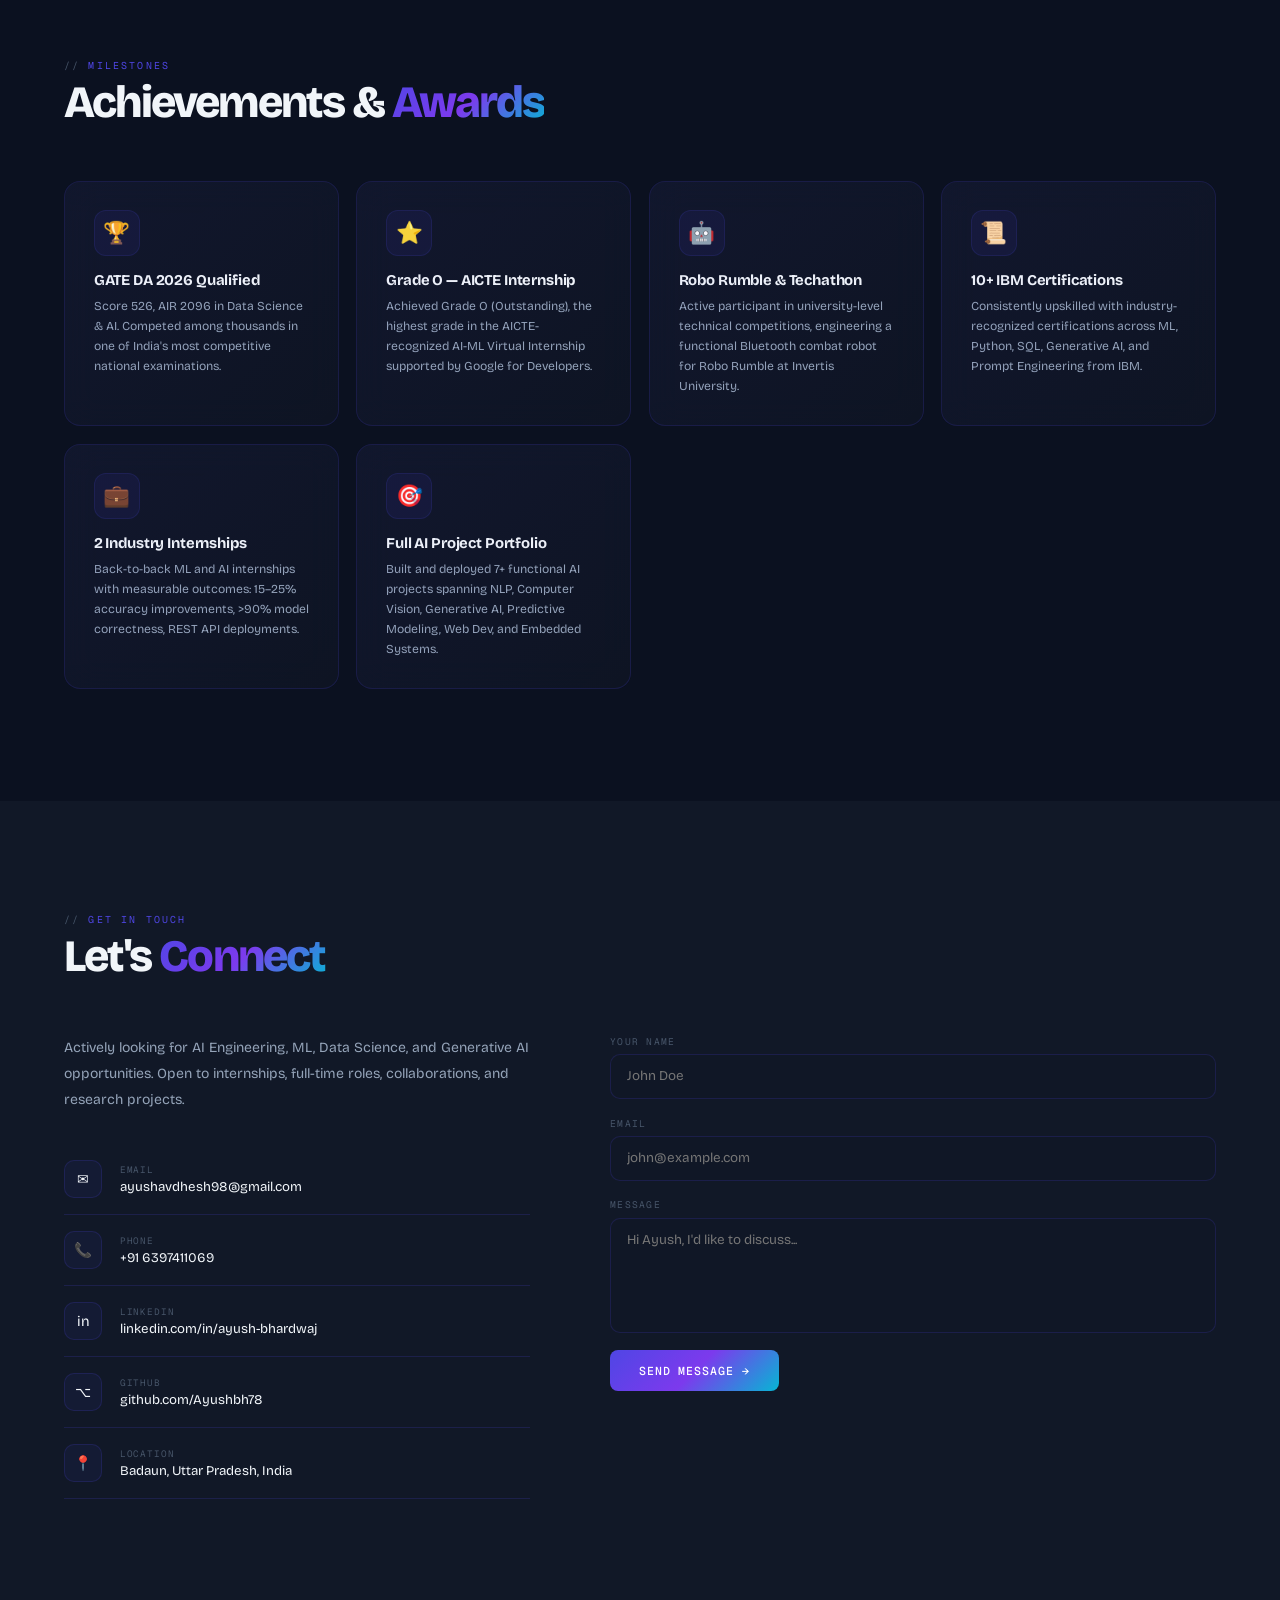
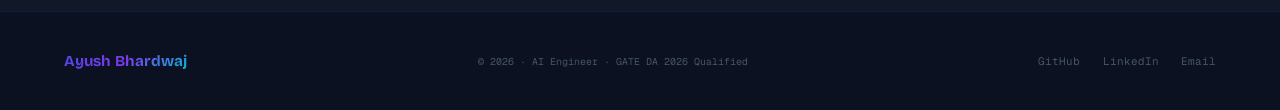
<file: Index.html>
<!DOCTYPE html>
<html lang="en">
<head>
<meta charset="UTF-8"/>
<meta name="viewport" content="width=device-width, initial-scale=1.0"/>
<title>Ayush Bhardwaj — AI Engineer & ML Developer</title>
<meta name="description" content="Ayush Bhardwaj — AI Engineer, ML Developer, GATE DA 2026 Qualified. Score 526, AIR 2096."/>
<meta property="og:title" content="Ayush Bhardwaj — AI Engineer"/>
<link rel="preconnect" href="https://fonts.googleapis.com"/>
<link href="https://fonts.googleapis.com/css2?family=Bricolage+Grotesque:opsz,wght@12..96,300;12..96,400;12..96,500;12..96,600;12..96,700;12..96,800&family=Geist+Mono:wght@300;400;500&display=swap" rel="stylesheet"/>
<style>
:root{
  --bg:#0B1120;--surface:#111827;--surface2:#1E293B;--surface3:#243044;
  --border:rgba(79,70,229,.18);--border2:rgba(124,58,237,.15);
  --indigo:#4F46E5;--purple:#7C3AED;--cyan:#06B6D4;--violet:#8B5CF6;
  --pink:#EC4899;--emerald:#10B981;--gold:#F5C542;
  --text:#F1F5F9;--muted:#94A3B8;--dim:#475569;
  --grad:linear-gradient(135deg,#4F46E5,#7C3AED,#06B6D4);
  --grad2:linear-gradient(135deg,#7C3AED,#EC4899);
}
*,*::before,*::after{box-sizing:border-box;margin:0;padding:0;}
html{scroll-behavior:smooth;}
body{background:var(--bg);color:var(--text);font-family:'Bricolage Grotesque',sans-serif;overflow-x:hidden;cursor:none;}
::-webkit-scrollbar{width:3px;}
::-webkit-scrollbar-track{background:var(--bg);}
::-webkit-scrollbar-thumb{background:var(--indigo);border-radius:2px;}

/* CURSOR */
#cur{width:10px;height:10px;background:var(--cyan);border-radius:50%;position:fixed;top:0;left:0;pointer-events:none;z-index:9999;transform:translate(-50%,-50%);transition:width .2s,height .2s;mix-blend-mode:screen;}
#cur-ring{width:32px;height:32px;border:1.5px solid rgba(79,70,229,.5);border-radius:50%;position:fixed;top:0;left:0;pointer-events:none;z-index:9998;transform:translate(-50%,-50%);}

/* CANVAS */
#cv{position:fixed;top:0;left:0;width:100%;height:100%;z-index:0;pointer-events:none;opacity:.45;}

/* LOADING */
#loading{position:fixed;inset:0;background:var(--bg);z-index:9999;display:flex;align-items:center;justify-content:center;flex-direction:column;gap:2rem;transition:opacity .6s;}
#loading.hide{opacity:0;pointer-events:none;}
.load-logo{font-size:4rem;font-weight:800;letter-spacing:-.05em;background:var(--grad);-webkit-background-clip:text;-webkit-text-fill-color:transparent;}
.load-bar{width:200px;height:2px;background:var(--surface2);border-radius:1px;overflow:hidden;}
.load-fill{height:100%;background:var(--grad);animation:lf 1.8s ease forwards;}
@keyframes lf{from{width:0}to{width:100%}}
.load-sub{font-family:'Geist Mono',monospace;font-size:.6rem;letter-spacing:.2em;color:var(--dim);}

/* BLOBS */
.blob{position:fixed;border-radius:50%;filter:blur(100px);pointer-events:none;z-index:0;}
.b1{width:600px;height:600px;background:rgba(79,70,229,.1);top:-150px;left:-100px;}
.b2{width:500px;height:500px;background:rgba(124,58,237,.08);bottom:0;right:-100px;}
.b3{width:350px;height:350px;background:rgba(6,182,212,.06);top:50%;left:40%;}

/* NAV */
nav{position:fixed;top:0;left:0;right:0;z-index:100;display:flex;justify-content:space-between;align-items:center;padding:1.1rem 4rem;background:rgba(11,17,32,.85);backdrop-filter:blur(24px);border-bottom:1px solid var(--border);transition:transform .3s,padding .3s;}
.nav-logo{font-weight:800;font-size:1.15rem;letter-spacing:-.03em;background:var(--grad);-webkit-background-clip:text;-webkit-text-fill-color:transparent;}
.nav-links{display:flex;gap:2.2rem;list-style:none;}
.nav-links a{color:var(--muted);text-decoration:none;font-size:.72rem;letter-spacing:.07em;font-family:'Geist Mono',monospace;transition:color .2s;}
.nav-links a:hover{color:var(--text);}
.nav-cta{padding:.5rem 1.4rem;background:var(--grad);color:#fff;font-family:'Geist Mono',monospace;font-size:.7rem;letter-spacing:.08em;text-transform:uppercase;border:none;cursor:none;text-decoration:none;font-weight:500;border-radius:8px;transition:opacity .2s,transform .2s;}
.nav-cta:hover{opacity:.85;transform:translateY(-1px);}
.hamburger{display:none;flex-direction:column;gap:5px;cursor:none;}
.hamburger span{width:22px;height:2px;background:var(--text);transition:all .3s;}

/* HERO */
#hero{min-height:100vh;display:grid;grid-template-columns:1fr 1fr;gap:4rem;align-items:center;padding:8rem 4rem 4rem;position:relative;z-index:1;}
.hero-left{display:flex;flex-direction:column;gap:1.4rem;}
.hero-badge{display:inline-flex;align-items:center;gap:.6rem;padding:.35rem 1rem;background:rgba(79,70,229,.1);border:1px solid rgba(79,70,229,.25);border-radius:100px;font-family:'Geist Mono',monospace;font-size:.63rem;letter-spacing:.1em;color:var(--violet);width:fit-content;}
.hero-badge::before{content:"";width:6px;height:6px;background:var(--emerald);border-radius:50%;animation:pulse 2s infinite;}
@keyframes pulse{0%,100%{opacity:1;transform:scale(1)}50%{opacity:.4;transform:scale(.7)}}
.hero-name{font-size:clamp(2.8rem,6vw,5.2rem);font-weight:800;letter-spacing:-.04em;line-height:.95;}
.grad-text{background:var(--grad);-webkit-background-clip:text;-webkit-text-fill-color:transparent;background-size:200% auto;animation:gs 4s linear infinite;}
@keyframes gs{0%{background-position:0% center}100%{background-position:200% center}}
.hero-role{font-family:'Geist Mono',monospace;font-size:.95rem;color:var(--cyan);letter-spacing:.05em;min-height:1.4em;}
.blink{display:inline-block;width:2px;height:.85em;background:var(--cyan);margin-left:1px;animation:blink .8s infinite;vertical-align:middle;}
@keyframes blink{0%,100%{opacity:1}50%{opacity:0}}
.hero-desc{font-size:.875rem;line-height:1.85;color:var(--muted);max-width:480px;}
.hero-desc strong{color:var(--text);font-weight:600;}
.hero-btns{display:flex;gap:.8rem;flex-wrap:wrap;}
.btn-grad{padding:.8rem 1.8rem;background:var(--grad);color:#fff;font-family:'Geist Mono',monospace;font-size:.72rem;letter-spacing:.08em;text-transform:uppercase;border:none;cursor:none;text-decoration:none;border-radius:8px;font-weight:500;transition:transform .2s,box-shadow .2s;display:inline-flex;align-items:center;gap:.5rem;}
.btn-grad:hover{transform:translateY(-2px);box-shadow:0 8px 28px rgba(79,70,229,.4);}
.btn-ghost{padding:.8rem 1.8rem;background:transparent;color:var(--text);font-family:'Geist Mono',monospace;font-size:.72rem;letter-spacing:.08em;text-transform:uppercase;border:1px solid var(--border);cursor:none;text-decoration:none;border-radius:8px;font-weight:500;transition:border-color .2s,color .2s,transform .2s;display:inline-flex;align-items:center;gap:.5rem;}
.btn-ghost:hover{border-color:var(--indigo);color:var(--violet);transform:translateY(-2px);}
.hero-metrics{display:flex;gap:2rem;padding:1.4rem 0;border-top:1px solid var(--border);}
.metric{display:flex;flex-direction:column;gap:.25rem;}
.metric-val{font-size:1.8rem;font-weight:800;letter-spacing:-.04em;background:var(--grad);-webkit-background-clip:text;-webkit-text-fill-color:transparent;}
.metric-lbl{font-family:'Geist Mono',monospace;font-size:.58rem;letter-spacing:.13em;text-transform:uppercase;color:var(--dim);}

/* PROFILE CARD */
.hero-right{display:flex;justify-content:center;align-items:center;position:relative;}
.card-dots{position:absolute;top:-20px;right:-20px;width:80px;height:80px;background-image:radial-gradient(rgba(79,70,229,.35) 1.5px,transparent 0);background-size:12px 12px;z-index:0;}
.profile-card{position:relative;width:330px;background:rgba(17,24,39,.75);border:1px solid var(--border);border-radius:24px;padding:2.5rem 2rem 2rem;backdrop-filter:blur(20px);display:flex;flex-direction:column;align-items:center;gap:1.1rem;animation:float 6s ease-in-out infinite;box-shadow:0 0 60px rgba(79,70,229,.1),0 20px 60px rgba(0,0,0,.4);}
@keyframes float{0%,100%{transform:translateY(0)}50%{transform:translateY(-12px)}}
.profile-card::before{content:"";position:absolute;inset:-1px;background:linear-gradient(135deg,rgba(79,70,229,.4),rgba(124,58,237,.2),rgba(6,182,212,.3));border-radius:25px;z-index:-1;animation:bg 4s ease-in-out infinite alternate;}
@keyframes bg{from{opacity:.3}to{opacity:.8}}
.profile-img-wrap{width:110px;height:110px;border-radius:50%;position:relative;}
.profile-img-wrap::before{content:"";position:absolute;inset:-3px;background:var(--grad);border-radius:50%;z-index:-1;animation:spin 8s linear infinite;}
@keyframes spin{from{transform:rotate(0)}to{transform:rotate(360deg)}}
.profile-img{width:100%;height:100%;border-radius:50%;object-fit:cover;object-position:center top;border:3px solid var(--bg);display:block;}
.profile-name{font-size:1.1rem;font-weight:700;letter-spacing:-.02em;text-align:center;}
.profile-title{font-family:'Geist Mono',monospace;font-size:.65rem;color:var(--cyan);letter-spacing:.07em;text-align:center;}
.profile-tags{display:flex;flex-wrap:wrap;gap:.35rem;justify-content:center;}
.profile-tag{padding:.22rem .65rem;border-radius:100px;background:rgba(79,70,229,.1);border:1px solid rgba(79,70,229,.2);font-size:.6rem;color:var(--violet);letter-spacing:.04em;font-family:'Geist Mono',monospace;}
.gate-pill{width:100%;padding:.9rem 1.1rem;background:rgba(6,182,212,.07);border:1px solid rgba(6,182,212,.2);border-radius:12px;display:flex;justify-content:space-between;align-items:center;}
.gate-pill-l{display:flex;flex-direction:column;}
.gate-pill-label{font-family:'Geist Mono',monospace;font-size:.58rem;color:var(--cyan);letter-spacing:.12em;text-transform:uppercase;}
.gate-pill-val{font-size:1.15rem;font-weight:800;color:var(--gold);letter-spacing:-.03em;}
.gate-pill-sub{font-size:.6rem;color:var(--muted);}

/* SECTIONS */
section{padding:7rem 4rem;position:relative;z-index:1;}
.section-pre{font-family:'Geist Mono',monospace;font-size:.62rem;letter-spacing:.22em;text-transform:uppercase;color:var(--indigo);margin-bottom:.5rem;display:flex;align-items:center;gap:.5rem;}
.section-pre::before{content:"//";color:var(--dim);}
.section-title{font-size:clamp(1.8rem,3.5vw,3rem);font-weight:800;letter-spacing:-.04em;margin-bottom:3.5rem;line-height:1;}
.section-title span{background:var(--grad);-webkit-background-clip:text;-webkit-text-fill-color:transparent;}

/* GLASS */
.glass{background:rgba(17,24,39,.6);border:1px solid var(--border);border-radius:16px;backdrop-filter:blur(16px);transition:border-color .3s,transform .3s,box-shadow .3s;}
.glass:hover{border-color:rgba(79,70,229,.35);transform:translateY(-4px);box-shadow:0 16px 40px rgba(79,70,229,.1);}

/* ABOUT */
#about{background:var(--surface);}
.about-grid{display:grid;grid-template-columns:1.2fr 1fr;gap:5rem;align-items:start;}
.about-text p{color:var(--muted);line-height:1.9;font-size:.875rem;margin-bottom:1rem;}
.about-text strong{color:var(--text);font-weight:600;}
.gate-featured{padding:1.8rem;border-radius:16px;background:linear-gradient(135deg,rgba(79,70,229,.07),rgba(6,182,212,.04));border:1px solid rgba(6,182,212,.18);margin-top:2rem;position:relative;overflow:hidden;}
.gate-featured::after{content:"GATE";position:absolute;right:-10px;top:50%;transform:translateY(-50%);font-size:5rem;font-weight:900;opacity:.04;color:var(--gold);pointer-events:none;}
.gate-hdr{font-family:'Geist Mono',monospace;font-size:.62rem;letter-spacing:.18em;text-transform:uppercase;color:var(--cyan);margin-bottom:.5rem;}
.gate-sub{font-size:.72rem;color:var(--muted);margin-bottom:1rem;font-family:'Geist Mono',monospace;}
.gate-nums{display:flex;gap:2.5rem;}
.gate-n .v{font-size:2.4rem;font-weight:800;color:var(--gold);letter-spacing:-.05em;display:block;}
.gate-n .k{font-family:'Geist Mono',monospace;font-size:.58rem;color:var(--muted);letter-spacing:.1em;text-transform:uppercase;}
.chips{display:flex;flex-wrap:wrap;gap:.4rem;margin-top:1.5rem;}
.chip{padding:.28rem .75rem;border-radius:100px;background:rgba(79,70,229,.07);border:1px solid rgba(79,70,229,.18);font-size:.66rem;color:var(--muted);transition:all .2s;cursor:default;}
.chip:hover{background:rgba(79,70,229,.18);color:var(--violet);border-color:rgba(79,70,229,.45);}
.about-right{display:flex;flex-direction:column;gap:1.4rem;}
.about-photo-card{border-radius:20px;overflow:hidden;border:1px solid var(--border);aspect-ratio:4/5;position:relative;}
.about-photo-card img{width:100%;height:100%;object-fit:cover;object-position:center top;display:block;}
.about-photo-card::after{content:"";position:absolute;inset:0;background:linear-gradient(to bottom,transparent 55%,rgba(11,17,32,.6));}
.stats-row{display:flex;gap:.8rem;}
.stat-mini{flex:1;padding:1.1rem;border-radius:12px;text-align:center;background:rgba(17,24,39,.85);border:1px solid var(--border);}
.stat-mini .n{font-size:1.5rem;font-weight:800;background:var(--grad);-webkit-background-clip:text;-webkit-text-fill-color:transparent;letter-spacing:-.04em;}
.stat-mini .l{font-family:'Geist Mono',monospace;font-size:.56rem;color:var(--dim);letter-spacing:.1em;text-transform:uppercase;margin-top:.2rem;}

/* SKILLS */
.skills-grid{display:grid;grid-template-columns:repeat(auto-fill,minmax(280px,1fr));gap:1.1rem;}
.skill-glass{padding:1.7rem;border-radius:16px;position:relative;overflow:hidden;}
.skill-glass::before{content:"";position:absolute;top:0;left:0;right:0;height:2px;background:var(--grad);transform:scaleX(0);transform-origin:left;transition:transform .4s;}
.skill-glass:hover::before{transform:scaleX(1);}
.sk-hdr{display:flex;align-items:center;gap:.75rem;margin-bottom:1.1rem;}
.sk-icon{width:34px;height:34px;border-radius:10px;display:flex;align-items:center;justify-content:center;font-size:.95rem;background:rgba(79,70,229,.09);border:1px solid rgba(79,70,229,.14);}
.sk-name{font-weight:700;font-size:.88rem;letter-spacing:-.01em;}
.sk-tags{display:flex;flex-wrap:wrap;gap:.32rem;}
.sk-tag{padding:.2rem .58rem;border-radius:6px;background:rgba(30,41,59,.9);font-family:'Geist Mono',monospace;font-size:.6rem;color:var(--muted);border:1px solid transparent;transition:all .2s;}
.sk-tag:hover{border-color:rgba(79,70,229,.3);color:var(--violet);}

/* EXPERIENCE */
.exp-timeline{position:relative;padding-left:1.5rem;}
.exp-timeline::before{content:"";position:absolute;left:0;top:8px;bottom:0;width:1px;background:linear-gradient(to bottom,var(--indigo),transparent);}
.exp-item{position:relative;padding:0 0 3rem 2.5rem;opacity:0;transform:translateY(20px);transition:opacity .55s,transform .55s;}
.exp-item.vis{opacity:1;transform:translateY(0);}
.exp-dot{position:absolute;left:-1.5rem;top:6px;width:14px;height:14px;border-radius:50%;background:var(--bg);border:2px solid var(--indigo);transform:translateX(-6px);transition:background .3s;}
.exp-item:hover .exp-dot{background:var(--indigo);}
.exp-date{font-family:'Geist Mono',monospace;font-size:.6rem;letter-spacing:.16em;color:var(--indigo);text-transform:uppercase;margin-bottom:.45rem;}
.exp-role{font-size:1.08rem;font-weight:700;letter-spacing:-.02em;margin-bottom:.3rem;}
.exp-org{font-family:'Geist Mono',monospace;font-size:.72rem;color:var(--muted);margin-bottom:.9rem;}
.exp-list{list-style:none;display:flex;flex-direction:column;gap:.35rem;}
.exp-list li{font-size:.8rem;color:var(--muted);line-height:1.65;padding-left:1rem;position:relative;}
.exp-list li::before{content:"▸";position:absolute;left:0;color:var(--indigo);font-size:.68rem;top:.05em;}

/* PROJECTS */
#projects{background:var(--surface);}
.proj-filter{display:flex;gap:.55rem;flex-wrap:wrap;margin-bottom:2.8rem;}
.pf-btn{padding:.38rem 1.1rem;border-radius:100px;background:transparent;border:1px solid var(--border);color:var(--muted);font-family:'Geist Mono',monospace;font-size:.66rem;letter-spacing:.07em;cursor:none;transition:all .2s;}
.pf-btn.on,.pf-btn:hover{background:rgba(79,70,229,.14);border-color:rgba(79,70,229,.38);color:var(--violet);}
.proj-grid{display:grid;grid-template-columns:repeat(auto-fill,minmax(330px,1fr));gap:1.4rem;}
.proj-card{border-radius:16px;overflow:hidden;position:relative;cursor:none;transition:transform .3s,box-shadow .3s;}
.proj-card:hover{transform:translateY(-6px);box-shadow:0 20px 50px rgba(79,70,229,.12);}
.proj-banner{height:150px;position:relative;overflow:hidden;display:flex;align-items:center;justify-content:center;}
.proj-banner-bg{position:absolute;inset:0;opacity:.18;transition:opacity .3s;}
.proj-card:hover .proj-banner-bg{opacity:.28;}
.proj-banner-dots{position:absolute;inset:0;background-image:radial-gradient(rgba(255,255,255,.08) 1px,transparent 0);background-size:18px 18px;}
.proj-icon{font-size:2.8rem;position:relative;z-index:1;}
.proj-cat-pill{position:absolute;top:.9rem;right:.9rem;padding:.18rem .6rem;border-radius:100px;background:rgba(11,17,32,.85);border:1px solid var(--border);font-family:'Geist Mono',monospace;font-size:.56rem;color:var(--muted);}
.proj-body{padding:1.4rem;}
.proj-yr{font-family:'Geist Mono',monospace;font-size:.58rem;letter-spacing:.16em;color:var(--indigo);text-transform:uppercase;margin-bottom:.6rem;}
.proj-title{font-size:.98rem;font-weight:700;letter-spacing:-.02em;margin-bottom:.65rem;line-height:1.3;}
.proj-desc{font-size:.78rem;color:var(--muted);line-height:1.65;margin-bottom:.9rem;}
.proj-techs{display:flex;flex-wrap:wrap;gap:.3rem;margin-bottom:.9rem;}
.p-tech{padding:.18rem .52rem;border-radius:5px;background:rgba(30,41,59,.9);font-family:'Geist Mono',monospace;font-size:.58rem;color:var(--dim);}
.proj-link{font-family:'Geist Mono',monospace;font-size:.65rem;letter-spacing:.08em;color:var(--indigo);text-decoration:none;display:inline-flex;align-items:center;gap:.35rem;transition:gap .2s,color .2s;}
.proj-link:hover{gap:.6rem;color:var(--violet);}

/* CERTS */
.certs-yr{font-family:'Geist Mono',monospace;font-size:.68rem;font-weight:600;letter-spacing:.18em;color:var(--cyan);text-transform:uppercase;margin-bottom:.9rem;padding-bottom:.45rem;border-bottom:1px solid var(--border);}
.certs-group{margin-bottom:2.8rem;}
.certs-list{display:grid;grid-template-columns:repeat(auto-fill,minmax(270px,1fr));gap:.75rem;}
.cert-card{padding:1.15rem 1.4rem;border-radius:12px;position:relative;cursor:default;transition:all .3s;overflow:hidden;}
.cert-card::before{content:"";position:absolute;inset:0;background:var(--grad);opacity:0;transition:opacity .3s;}
.cert-card:hover::before{opacity:.04;}
.cert-card:hover{border-color:rgba(79,70,229,.28);transform:translateY(-2px);}
.cert-name{font-size:.82rem;font-weight:600;margin-bottom:.25rem;line-height:1.38;position:relative;}
.cert-issuer{font-family:'Geist Mono',monospace;font-size:.62rem;color:var(--dim);position:relative;}
.cert-check{position:absolute;top:.85rem;right:.9rem;width:17px;height:17px;border-radius:50%;background:rgba(16,185,129,.1);border:1px solid rgba(16,185,129,.3);display:flex;align-items:center;justify-content:center;font-size:.58rem;color:var(--emerald);}

/* ACHIEVEMENTS */
.ach-grid{display:grid;grid-template-columns:repeat(auto-fill,minmax(255px,1fr));gap:1.1rem;}
.ach-card{padding:1.8rem;border-radius:16px;position:relative;overflow:hidden;}
.ach-card::before{content:"";position:absolute;inset:0;background:linear-gradient(135deg,rgba(79,70,229,.05),transparent);}
.ach-icon{width:46px;height:46px;border-radius:12px;background:rgba(79,70,229,.09);border:1px solid rgba(79,70,229,.14);display:flex;align-items:center;justify-content:center;font-size:1.35rem;margin-bottom:.9rem;}
.ach-title{font-size:.93rem;font-weight:700;letter-spacing:-.01em;margin-bottom:.45rem;}
.ach-desc{font-size:.76rem;color:var(--muted);line-height:1.65;}

/* CONTACT */
#contact{background:var(--surface);}
.contact-grid{display:grid;grid-template-columns:1fr 1.3fr;gap:5rem;align-items:start;}
.contact-link{display:flex;align-items:center;gap:1.1rem;padding:1rem 0;border-bottom:1px solid var(--border);text-decoration:none;color:var(--text);transition:color .2s;}
.contact-link:hover{color:var(--violet);}
.c-icon{width:38px;height:38px;border-radius:10px;background:rgba(79,70,229,.07);border:1px solid var(--border);display:flex;align-items:center;justify-content:center;font-size:.9rem;transition:all .3s;flex-shrink:0;}
.contact-link:hover .c-icon{background:rgba(79,70,229,.18);border-color:rgba(79,70,229,.35);}
.c-lbl{font-family:'Geist Mono',monospace;font-size:.58rem;letter-spacing:.1em;text-transform:uppercase;color:var(--dim);}
.c-val{font-size:.83rem;margin-top:.15rem;}
.cform{display:flex;flex-direction:column;gap:1.1rem;}
.f-group{display:flex;flex-direction:column;gap:.38rem;}
.f-label{font-family:'Geist Mono',monospace;font-size:.6rem;letter-spacing:.13em;text-transform:uppercase;color:var(--dim);}
.f-input,.f-textarea{background:rgba(17,24,39,.65);border:1px solid var(--border);color:var(--text);padding:.85rem 1rem;font-family:'Bricolage Grotesque',sans-serif;font-size:.84rem;border-radius:10px;outline:none;transition:border-color .2s;resize:none;}
.f-input:focus,.f-textarea:focus{border-color:var(--indigo);}
.f-textarea{min-height:115px;}

/* FOOTER */
footer{padding:2.5rem 4rem;border-top:1px solid var(--border);display:flex;justify-content:space-between;align-items:center;position:relative;z-index:1;}
.footer-name{font-weight:700;font-size:.95rem;background:var(--grad);-webkit-background-clip:text;-webkit-text-fill-color:transparent;}
.footer-copy{font-family:'Geist Mono',monospace;font-size:.62rem;color:var(--dim);}
.footer-links{display:flex;gap:1.4rem;}
.footer-links a{color:var(--dim);text-decoration:none;font-family:'Geist Mono',monospace;font-size:.68rem;transition:color .2s;}
.footer-links a:hover{color:var(--violet);}

/* BTT */
#btt{position:fixed;bottom:2rem;right:2rem;width:40px;height:40px;border-radius:10px;background:var(--surface2);border:1px solid var(--border);color:var(--indigo);display:flex;align-items:center;justify-content:center;cursor:none;z-index:90;opacity:0;transform:translateY(8px);transition:opacity .3s,transform .3s,background .2s;font-size:1rem;}
#btt.show{opacity:1;transform:translateY(0);}
#btt:hover{background:rgba(79,70,229,.2);}

/* TOAST */
#toast{position:fixed;bottom:2rem;left:50%;transform:translateX(-50%) translateY(60px);background:var(--surface2);border:1px solid rgba(79,70,229,.3);border-radius:10px;padding:.7rem 1.4rem;font-family:'Geist Mono',monospace;font-size:.73rem;color:var(--violet);z-index:200;transition:transform .3s;}
#toast.show{transform:translateX(-50%) translateY(0);}

/* CMD */
#cmd-ov{position:fixed;inset:0;background:rgba(0,0,0,.72);z-index:500;display:none;align-items:center;justify-content:center;backdrop-filter:blur(8px);}
#cmd-ov.open{display:flex;}
#cmd-box{width:540px;background:var(--surface2);border:1px solid rgba(79,70,229,.28);border-radius:16px;overflow:hidden;box-shadow:0 20px 60px rgba(0,0,0,.5);}
#cmd-in{width:100%;padding:1rem 1.2rem;background:transparent;border:none;border-bottom:1px solid var(--border);color:var(--text);font-family:'Geist Mono',monospace;font-size:.85rem;outline:none;}
.cmd-results{max-height:300px;overflow-y:auto;}
.cmd-row{padding:.8rem 1.2rem;cursor:none;display:flex;align-items:center;gap:.8rem;font-size:.8rem;transition:background .15s;color:var(--text);}
.cmd-row:hover,.cmd-row.active{background:rgba(79,70,229,.11);color:var(--violet);}
.cmd-k{font-family:'Geist Mono',monospace;font-size:.56rem;letter-spacing:.08em;text-transform:uppercase;color:var(--dim);}

/* FADE UP */
.fade-up{opacity:0;transform:translateY(22px);transition:opacity .6s,transform .6s;}
.fade-up.vis{opacity:1;transform:translateY(0);}

/* RESPONSIVE */
@media(max-width:1024px){
  #hero{grid-template-columns:1fr;gap:3rem;text-align:center;}
  .hero-desc{max-width:100%;}
  .hero-btns{justify-content:center;}
  .hero-metrics{justify-content:center;}
  .hero-right{display:none;}
  .about-grid,.contact-grid{grid-template-columns:1fr;gap:3rem;}
}
@media(max-width:768px){
  nav{padding:1rem 1.5rem;}
  .nav-links,.nav-cta{display:none;}
  .hamburger{display:flex;}
  section,#hero{padding-left:1.5rem;padding-right:1.5rem;}
  footer{flex-direction:column;gap:1rem;text-align:center;}
  .proj-grid{grid-template-columns:1fr;}
}
</style>
</head>
<body>
<div id="loading"><div class="load-logo">AB.</div><div class="load-bar"><div class="load-fill"></div></div><div class="load-sub">INITIALIZING ...</div></div>
<div id="cur"></div><div id="cur-ring"></div>
<div class="blob b1"></div><div class="blob b2"></div><div class="blob b3"></div>
<canvas id="cv"></canvas>
<div id="cmd-ov" onclick="closeCmd(event)"><div id="cmd-box"><input id="cmd-in" placeholder="Search sections, projects, skills..." oninput="filterCmd(this.value)" onkeydown="cmdKey(event)" autocomplete="off"/><div class="cmd-results" id="cmd-res"></div></div></div>

<nav id="nb">
  <div class="nav-logo">Ayush Bhardwaj</div>
  <ul class="nav-links">
    <li><a href="#about">About</a></li><li><a href="#skills">Skills</a></li>
    <li><a href="#experience">Experiance</a></li><li><a href="#projects">Projects</a></li>
    <li><a href="#certifications">Certificates</a></li><li><a href="#contact">Contact</a></li>
  </ul>
  <a href="#contact" class="nav-cta">Contact</a>
  <div class="hamburger" onclick="toggleNav()"><span></span><span></span><span></span></div>
</nav>

<section id="hero">
  <div class="hero-left fade-up">
    <div class="hero-badge">Open to Opportunities &amp; Research Roles</div>
    <h1 class="hero-name"><span class="grad-text">AI Engineer</span><br/>&amp; ML Developer</h1>
    <p class="hero-role"><span id="typed"></span><span class="blink"></span></p>
    <p class="hero-desc">Final-year <strong>B.Tech AI</strong> student at Invertis University. Building intelligent systems with <strong>LLMs, RAG, Deep Learning</strong> and Generative AI. <strong>GATE DA 2026</strong> Qualified — Score 526, AIR 2096.</p>
    <div class="hero-btns">
      <a href="mailto:ayushavdhesh98@gmail.com" class="btn-grad">Get In Touch →</a>
      <a href="https://github.com/Ayushbh78" target="_blank" class="btn-ghost">GitHub ↗</a>
      <a href="https://www.linkedin.com/in/ayush-bhardwaj-22589b2a8" target="_blank" class="btn-ghost">LinkedIn ↗</a>
    </div>
    <div class="hero-metrics">
      <div class="metric"><span class="metric-val" data-count="526">0</span><span class="metric-lbl">GATE Score</span></div>
      <div class="metric"><span class="metric-val" data-count="2096">0</span><span class="metric-lbl">AIR</span></div>
      <div class="metric"><span class="metric-val" data-count="7">0</span><span class="metric-lbl">Projects</span></div>
      <div class="metric"><span class="metric-val" data-count="12">0</span><span class="metric-lbl">Certificates</span></div>
    </div>
  </div>
  <div class="hero-right">
    <div class="card-dots"></div>
    <div class="profile-card fade-up" style="transition-delay:.3s">
      <div class="profile-img-wrap">
        <img class="profile-img" src="[data-uri]" alt="Ayush Bhardwaj"/>
      </div>
      <div class="profile-name">Ayush Bhardwaj</div>
      <div class="profile-title">AI Engineer · ML Developer · Data Scientist</div>
      <div class="profile-tags">
        <span class="profile-tag">LLMs</span><span class="profile-tag">RAG</span>
        <span class="profile-tag">Deep Learning</span><span class="profile-tag">NLP</span><span class="profile-tag">PyTorch</span>
      </div>
      <div class="gate-pill">
        <div class="gate-pill-l">
          <span class="gate-pill-label">GATE DA 2026</span>
          <span class="gate-pill-val">526 / AIR 2096</span>
          <span class="gate-pill-sub">Data Science &amp; AI · Qualified</span>
        </div>
        <span style="font-size:1.6rem">🏆</span>
      </div>
    </div>
  </div>
</section>

<section id="about">
  <div class="section-pre">About Me</div>
  <h2 class="section-title">Background &amp; <span>Story</span></h2>
  <div class="about-grid">
    <div class="fade-up">
      <div class="about-text">
        <p>I'm <strong>Ayush Bhardwaj</strong>, a final-year <strong>B.Tech Artificial Intelligence</strong> student at Invertis University, Bareilly (76.8%), with a deep passion for building intelligent systems that solve real-world problems.</p>
        <p>My work spans <strong>Machine Learning, Deep Learning, Generative AI, and Data Science</strong> — from RAG-based enterprise knowledge assistants to training CNNs for medical imaging and architecting multi-agent AI pipelines with LangGraph.</p>
        <p>I qualified <strong>GATE DA 2026</strong> (Score: 526, AIR: 2096), demonstrating depth in Statistics, ML theory, Mathematics, and Computational Problem Solving. Seeking AI Engineering, ML, Data Science, or Generative AI roles.</p>
      </div>
      <div class="gate-featured">
        <div class="gate-hdr">🏆 GATE DA 2026 — Qualified</div>
        <div class="gate-sub">Data Science &amp; Artificial Intelligence Paper · National Level</div>
        <div class="gate-nums">
          <div class="gate-n"><span class="v">526</span><span class="k">GATE Score</span></div>
          <div class="gate-n"><span class="v">2096</span><span class="k">AIR</span></div>
        </div>
      </div>
      <div class="chips">
        <span class="chip">AI Engineering</span><span class="chip">Machine Learning</span><span class="chip">Generative AI</span>
        <span class="chip">Deep Learning</span><span class="chip">RAG Systems</span><span class="chip">NLP</span>
        <span class="chip">Computer Vision</span><span class="chip">MLOps</span><span class="chip">LangChain</span><span class="chip">Vector DBs</span>
      </div>
    </div>
    <div class="fade-up about-right" style="transition-delay:.15s">
      <div class="about-photo-card">
        <img src="[data-uri]" alt="Ayush Bhardwaj"/>
      </div>
      <div class="stats-row">
        <div class="stat-mini"><div class="n" data-count="7">0</div><div class="l">Projects</div></div>
        <div class="stat-mini"><div class="n" data-count="12">0</div><div class="l">Certs</div></div>
        <div class="stat-mini"><div class="n" data-count="2">0</div><div class="l">Internships</div></div>
      </div>
    </div>
  </div>
</section>

<section id="skills">
  <div class="section-pre">Technical Expertise</div>
  <h2 class="section-title">Skills &amp; <span>Technologies</span></h2>
  <div class="skills-grid">
    <div class="skill-glass glass fade-up"><div class="sk-hdr"><div class="sk-icon">🧠</div><div class="sk-name">Machine Learning</div></div><div class="sk-tags"><span class="sk-tag">Scikit-Learn</span><span class="sk-tag">XGBoost</span><span class="sk-tag">LightGBM</span><span class="sk-tag">Feature Engineering</span><span class="sk-tag">Ensemble Learning</span><span class="sk-tag">Hyperparameter Tuning</span><span class="sk-tag">Cross-Validation</span><span class="sk-tag">Model Evaluation</span></div></div>
    <div class="skill-glass glass fade-up" style="transition-delay:.08s"><div class="sk-hdr"><div class="sk-icon">🔬</div><div class="sk-name">Deep Learning</div></div><div class="sk-tags"><span class="sk-tag">TensorFlow</span><span class="sk-tag">PyTorch</span><span class="sk-tag">CNNs</span><span class="sk-tag">RNNs</span><span class="sk-tag">Transfer Learning</span><span class="sk-tag">OpenCV</span><span class="sk-tag">Neural Networks</span></div></div>
    <div class="skill-glass glass fade-up" style="transition-delay:.16s"><div class="sk-hdr"><div class="sk-icon">✨</div><div class="sk-name">Generative AI</div></div><div class="sk-tags"><span class="sk-tag">LLMs</span><span class="sk-tag">LangChain</span><span class="sk-tag">LlamaIndex</span><span class="sk-tag">RAG</span><span class="sk-tag">AI Agents</span><span class="sk-tag">Prompt Engineering</span><span class="sk-tag">FAISS</span><span class="sk-tag">OpenAI API</span><span class="sk-tag">LangGraph</span></div></div>
    <div class="skill-glass glass fade-up" style="transition-delay:.24s"><div class="sk-hdr"><div class="sk-icon">📊</div><div class="sk-name">Data Science</div></div><div class="sk-tags"><span class="sk-tag">Pandas</span><span class="sk-tag">NumPy</span><span class="sk-tag">Matplotlib</span><span class="sk-tag">Seaborn</span><span class="sk-tag">EDA</span><span class="sk-tag">Data Cleaning</span><span class="sk-tag">Power BI</span><span class="sk-tag">Statistics</span></div></div>
    <div class="skill-glass glass fade-up" style="transition-delay:.32s"><div class="sk-hdr"><div class="sk-icon">⚡</div><div class="sk-name">Programming</div></div><div class="sk-tags"><span class="sk-tag">Python</span><span class="sk-tag">C++</span><span class="sk-tag">JavaScript</span><span class="sk-tag">SQL</span><span class="sk-tag">OOP</span><span class="sk-tag">DSA</span></div></div>
    <div class="skill-glass glass fade-up" style="transition-delay:.4s"><div class="sk-hdr"><div class="sk-icon">🚀</div><div class="sk-name">MLOps &amp; Deploy</div></div><div class="sk-tags"><span class="sk-tag">Docker</span><span class="sk-tag">FastAPI</span><span class="sk-tag">Flask</span><span class="sk-tag">Streamlit</span><span class="sk-tag">REST APIs</span><span class="sk-tag">Git</span><span class="sk-tag">Hugging Face</span><span class="sk-tag">ML Pipelines</span></div></div>
    <div class="skill-glass glass fade-up" style="transition-delay:.48s"><div class="sk-hdr"><div class="sk-icon">🗄️</div><div class="sk-name">Databases &amp; Web</div></div><div class="sk-tags"><span class="sk-tag">MySQL</span><span class="sk-tag">MongoDB</span><span class="sk-tag">React</span><span class="sk-tag">HTML/CSS</span><span class="sk-tag">Chart.js</span><span class="sk-tag">Jupyter</span><span class="sk-tag">Google Colab</span></div></div>
    <div class="skill-glass glass fade-up" style="transition-delay:.56s"><div class="sk-hdr"><div class="sk-icon">🔧</div><div class="sk-name">Other Domains</div></div><div class="sk-tags"><span class="sk-tag">NLP</span><span class="sk-tag">Text Classification</span><span class="sk-tag">Sentiment Analysis</span><span class="sk-tag">IoT</span><span class="sk-tag">Embedded C</span><span class="sk-tag">Arduino</span></div></div>
  </div>
</section>

<section id="experience">
  <div class="section-pre">Work History</div>
  <h2 class="section-title">Professional <span>Experience</span></h2>
  <div class="exp-timeline">
    <div class="exp-item">
      <div class="exp-dot"></div>
      <div class="exp-date">2026</div>
      <div class="exp-role">Machine Learning &amp; Data Science Intern</div>
      <div class="exp-org">EduSkills Academy &middot; ID: 2026-391A8F772B</div>
      <ul class="exp-list">
        <li>Completed a rigorous 10-week industry-oriented program covering end-to-end ML and Data Science workflows.</li>
        <li>Engineered and evaluated supervised/unsupervised models using Scikit-Learn with significant accuracy improvements through hyperparameter tuning.</li>
        <li>Deployed ML models as REST APIs using Flask, integrating Python-SQL pipelines for real-time data retrieval.</li>
        <li>Built a Customer Sentiment Analysis capstone using NLP and Naive Bayes text classification achieving &gt;90% accuracy.</li>
        <li>Developed interactive BI dashboards using Matplotlib, Seaborn, and Power BI for stakeholder communication.</li>
      </ul>
    </div>
    <div class="exp-item">
      <div class="exp-dot"></div>
      <div class="exp-date">2025</div>
      <div class="exp-role">AI-ML Virtual Intern</div>
      <div class="exp-org">EduSkills Academy &middot; Google for Developers &middot; AICTE Recognized &middot; Grade: O (Outstanding)</div>
      <ul class="exp-list">
        <li>Completed a 10-week AICTE-recognized virtual internship focused on applied AI and Machine Learning.</li>
        <li>Designed and trained ML models improving prediction accuracy by 15–25% through algorithmic tuning.</li>
        <li>Developed and validated AI prototypes achieving &gt;90% functional correctness across evaluations.</li>
        <li>Achieved Grade O (Outstanding) — highest grade in the AICTE recognition scale.</li>
        <li>Automated data cleaning and feature preparation workflows, reducing processing time by approximately 20%.</li>
      </ul>
    </div>
  </div>
</section>

<section id="projects">
  <div class="section-pre">Work Showcase</div>
  <h2 class="section-title">Featured <span>Projects</span></h2>
  <div class="proj-filter">
    <button class="pf-btn on" onclick="fp('all',this)">All</button>
    <button class="pf-btn" onclick="fp('genai',this)">Generative AI</button>
    <button class="pf-btn" onclick="fp('ml',this)">ML / DL</button>
    <button class="pf-btn" onclick="fp('web',this)">Web Dev</button>
    <button class="pf-btn" onclick="fp('hw',this)">Hardware</button>
  </div>
  <div class="proj-grid" id="pgrid">
    <div class="proj-card glass fade-up" data-cat="genai">
      <div class="proj-banner"><div class="proj-banner-bg" style="background:linear-gradient(135deg,#4F46E5,#06B6D4);"></div><div class="proj-banner-dots"></div><div class="proj-icon">🤖</div><span class="proj-cat-pill">Gen AI</span></div>
      <div class="proj-body"><div class="proj-yr">2026</div><div class="proj-title">Multi-Agent AI Research Assistant</div><div class="proj-desc">Multi-agent system orchestrating autonomous task planning, tool selection, and information retrieval using LLMs, vector search, and LangGraph workflows.</div><div class="proj-techs"><span class="p-tech">Python</span><span class="p-tech">LangGraph</span><span class="p-tech">LangChain</span><span class="p-tech">OpenAI API</span><span class="p-tech">FAISS</span></div><a href="https://github.com/Ayushbh78" target="_blank" class="proj-link">GitHub →</a></div>
    </div>
    <div class="proj-card glass fade-up" data-cat="genai" style="transition-delay:.08s">
      <div class="proj-banner"><div class="proj-banner-bg" style="background:linear-gradient(135deg,#7C3AED,#06B6D4);"></div><div class="proj-banner-dots"></div><div class="proj-icon">📚</div><span class="proj-cat-pill">Gen AI</span></div>
      <div class="proj-body"><div class="proj-yr">2026</div><div class="proj-title">RAG-Based Enterprise Knowledge Assistant</div><div class="proj-desc">Document intelligence platform enabling natural-language Q&amp;A over PDFs using RAG, OpenAI embeddings, FAISS indexing with citation-grounded responses.</div><div class="proj-techs"><span class="p-tech">Python</span><span class="p-tech">LangChain</span><span class="p-tech">FAISS</span><span class="p-tech">OpenAI API</span><span class="p-tech">Streamlit</span></div><a href="https://github.com/Ayushbh78" target="_blank" class="proj-link">GitHub →</a></div>
    </div>
    <div class="proj-card glass fade-up" data-cat="ml" style="transition-delay:.16s">
      <div class="proj-banner"><div class="proj-banner-bg" style="background:linear-gradient(135deg,#10B981,#4F46E5);"></div><div class="proj-banner-dots"></div><div class="proj-icon">📄</div><span class="proj-cat-pill">ML / NLP</span></div>
      <div class="proj-body"><div class="proj-yr">2025</div><div class="proj-title">AI Resume Analyzer &amp; ATS Predictor</div><div class="proj-desc">AI-powered resume screening with NLP pipelines, TF-IDF ATS compatibility scoring, and actionable recommendations for improvement.</div><div class="proj-techs"><span class="p-tech">Python</span><span class="p-tech">NLP</span><span class="p-tech">Scikit-Learn</span><span class="p-tech">Streamlit</span></div><a href="https://github.com/Ayushbh78" target="_blank" class="proj-link">GitHub →</a></div>
    </div>
    <div class="proj-card glass fade-up" data-cat="ml">
      <div class="proj-banner"><div class="proj-banner-bg" style="background:linear-gradient(135deg,#EC4899,#7C3AED);"></div><div class="proj-banner-dots"></div><div class="proj-icon">🧠</div><span class="proj-cat-pill">Computer Vision</span></div>
      <div class="proj-body"><div class="proj-yr">2025</div><div class="proj-title">Brain Tumor Detection System</div><div class="proj-desc">CNN model detecting brain tumors from MRI scans with high diagnostic accuracy. OpenCV preprocessing pipeline with noise reduction, normalization and augmentation.</div><div class="proj-techs"><span class="p-tech">Python</span><span class="p-tech">TensorFlow</span><span class="p-tech">OpenCV</span><span class="p-tech">NumPy</span></div><a href="https://github.com/Ayushbh78" target="_blank" class="proj-link">GitHub →</a></div>
    </div>
    <div class="proj-card glass fade-up" data-cat="ml" style="transition-delay:.08s">
      <div class="proj-banner"><div class="proj-banner-bg" style="background:linear-gradient(135deg,#F5C542,#4F46E5);"></div><div class="proj-banner-dots"></div><div class="proj-icon">🎓</div><span class="proj-cat-pill">Predictive ML</span></div>
      <div class="proj-body"><div class="proj-yr">2025</div><div class="proj-title">Student Performance Prediction</div><div class="proj-desc">Ensemble ML models predicting academic performance using XGBoost, Random Forest, Logistic Regression with advanced feature engineering and automated pipelines.</div><div class="proj-techs"><span class="p-tech">Python</span><span class="p-tech">Pandas</span><span class="p-tech">XGBoost</span><span class="p-tech">Scikit-Learn</span></div><a href="https://github.com/Ayushbh78" target="_blank" class="proj-link">GitHub →</a></div>
    </div>
    <div class="proj-card glass fade-up" data-cat="web" style="transition-delay:.16s">
      <div class="proj-banner"><div class="proj-banner-bg" style="background:linear-gradient(135deg,#06B6D4,#10B981);"></div><div class="proj-banner-dots"></div><div class="proj-icon">⚡</div><span class="proj-cat-pill">Web Dev</span></div>
      <div class="proj-body"><div class="proj-yr">2024</div><div class="proj-title">Smart Productivity Dashboard</div><div class="proj-desc">Responsive full-stack productivity app with Pomodoro Timer, To-Do Manager, habit tracking, Chart.js real-time analytics and dark/light mode.</div><div class="proj-techs"><span class="p-tech">React</span><span class="p-tech">HTML/CSS</span><span class="p-tech">JavaScript</span><span class="p-tech">Chart.js</span></div><a href="https://github.com/Ayushbh78" target="_blank" class="proj-link">GitHub →</a></div>
    </div>
    <div class="proj-card glass fade-up" data-cat="hw">
      <div class="proj-banner"><div class="proj-banner-bg" style="background:linear-gradient(135deg,#F97316,#EC4899);"></div><div class="proj-banner-dots"></div><div class="proj-icon">🦾</div><span class="proj-cat-pill">IoT / Hardware</span></div>
      <div class="proj-body"><div class="proj-yr">2024</div><div class="proj-title">Robaar — Wireless Battle Robot</div><div class="proj-desc">Bluetooth-controlled combat robot using Embedded C for real-time motor management, low-latency sensor response, and optimized high-torque DC motor drivers.</div><div class="proj-techs"><span class="p-tech">Embedded C</span><span class="p-tech">Arduino</span><span class="p-tech">IoT</span></div><a href="https://github.com/Ayushbh78" target="_blank" class="proj-link">GitHub →</a></div>
    </div>
  </div>
</section>

<section id="certifications">
  <div class="section-pre">Credentials</div>
  <h2 class="section-title">Certifications &amp; <span>Training</span></h2>
  <div class="certs-group fade-up"><div class="certs-yr">2026</div><div class="certs-list">
    <div class="cert-card glass"><div class="cert-check">✓</div><div class="cert-name">Machine Learning &amp; Data Science Internship</div><div class="cert-issuer">EduSkills Academy · ID: 2026-391A8F772B</div></div>
    <div class="cert-card glass"><div class="cert-check">✓</div><div class="cert-name">Prompt Engineering for Generative AI</div><div class="cert-issuer">IBM</div></div>
    <div class="cert-card glass"><div class="cert-check">✓</div><div class="cert-name">Advanced Generative AI Applications</div><div class="cert-issuer">IBM</div></div>
  </div></div>
  <div class="certs-group fade-up"><div class="certs-yr">2025</div><div class="certs-list">
    <div class="cert-card glass"><div class="cert-check">✓</div><div class="cert-name">AI-ML Virtual Internship</div><div class="cert-issuer">EduSkills · Google for Developers · Grade O (Outstanding)</div></div>
    <div class="cert-card glass"><div class="cert-check">✓</div><div class="cert-name">Generative AI Fundamentals</div><div class="cert-issuer">IBM</div></div>
    <div class="cert-card glass"><div class="cert-check">✓</div><div class="cert-name">Machine Learning with Python</div><div class="cert-issuer">IBM</div></div>
    <div class="cert-card glass"><div class="cert-check">✓</div><div class="cert-name">Data Analysis with Python</div><div class="cert-issuer">IBM</div></div>
  </div></div>
  <div class="certs-group fade-up"><div class="certs-yr">2024</div><div class="certs-list">
    <div class="cert-card glass"><div class="cert-check">✓</div><div class="cert-name">Python for Data Science</div><div class="cert-issuer">IBM</div></div>
    <div class="cert-card glass"><div class="cert-check">✓</div><div class="cert-name">SQL for Data Analytics</div><div class="cert-issuer">IBM</div></div>
    <div class="cert-card glass"><div class="cert-check">✓</div><div class="cert-name">Git &amp; GitHub Essentials</div><div class="cert-issuer">IBM</div></div>
    <div class="cert-card glass"><div class="cert-check">✓</div><div class="cert-name">Robo Rumble — Participation</div><div class="cert-issuer">Invertis University</div></div>
    <div class="cert-card glass"><div class="cert-check">✓</div><div class="cert-name">Techathon — Participation</div><div class="cert-issuer">Invertis University</div></div>
  </div></div>
</section>

<section id="achievements">
  <div class="section-pre">Milestones</div>
  <h2 class="section-title">Achievements &amp; <span>Awards</span></h2>
  <div class="ach-grid">
    <div class="ach-card glass fade-up"><div class="ach-icon">🏆</div><div class="ach-title">GATE DA 2026 Qualified</div><div class="ach-desc">Score 526, AIR 2096 in Data Science &amp; AI. Competed among thousands in one of India's most competitive national examinations.</div></div>
    <div class="ach-card glass fade-up" style="transition-delay:.1s"><div class="ach-icon">⭐</div><div class="ach-title">Grade O — AICTE Internship</div><div class="ach-desc">Achieved Grade O (Outstanding), the highest grade in the AICTE-recognized AI-ML Virtual Internship supported by Google for Developers.</div></div>
    <div class="ach-card glass fade-up" style="transition-delay:.2s"><div class="ach-icon">🤖</div><div class="ach-title">Robo Rumble &amp; Techathon</div><div class="ach-desc">Active participant in university-level technical competitions, engineering a functional Bluetooth combat robot for Robo Rumble at Invertis University.</div></div>
    <div class="ach-card glass fade-up" style="transition-delay:.3s"><div class="ach-icon">📜</div><div class="ach-title">10+ IBM Certifications</div><div class="ach-desc">Consistently upskilled with industry-recognized certifications across ML, Python, SQL, Generative AI, and Prompt Engineering from IBM.</div></div>
    <div class="ach-card glass fade-up" style="transition-delay:.4s"><div class="ach-icon">💼</div><div class="ach-title">2 Industry Internships</div><div class="ach-desc">Back-to-back ML and AI internships with measurable outcomes: 15–25% accuracy improvements, &gt;90% model correctness, REST API deployments.</div></div>
    <div class="ach-card glass fade-up" style="transition-delay:.5s"><div class="ach-icon">🎯</div><div class="ach-title">Full AI Project Portfolio</div><div class="ach-desc">Built and deployed 7+ functional AI projects spanning NLP, Computer Vision, Generative AI, Predictive Modeling, Web Dev, and Embedded Systems.</div></div>
  </div>
</section>

<section id="contact">
  <div class="section-pre">Get In Touch</div>
  <h2 class="section-title">Let's <span>Connect</span></h2>
  <div class="contact-grid">
    <div class="fade-up">
      <p style="font-size:.875rem;color:var(--muted);line-height:1.85;margin-bottom:2rem;">Actively looking for AI Engineering, ML, Data Science, and Generative AI opportunities. Open to internships, full-time roles, collaborations, and research projects.</p>
      <a href="mailto:ayushavdhesh98@gmail.com" class="contact-link"><div class="c-icon">✉</div><div><div class="c-lbl">Email</div><div class="c-val">ayushavdhesh98@gmail.com</div></div></a>
      <a href="tel:+916397411069" class="contact-link"><div class="c-icon">📞</div><div><div class="c-lbl">Phone</div><div class="c-val">+91 6397411069</div></div></a>
      <a href="https://www.linkedin.com/in/ayush-bhardwaj-22589b2a8" target="_blank" class="contact-link"><div class="c-icon">in</div><div><div class="c-lbl">LinkedIn</div><div class="c-val">linkedin.com/in/ayush-bhardwaj</div></div></a>
      <a href="https://github.com/Ayushbh78" target="_blank" class="contact-link"><div class="c-icon">⌥</div><div><div class="c-lbl">GitHub</div><div class="c-val">github.com/Ayushbh78</div></div></a>
      <div class="contact-link" style="cursor:default"><div class="c-icon">📍</div><div><div class="c-lbl">Location</div><div class="c-val">Badaun, Uttar Pradesh, India</div></div></div>
    </div>
    <div class="cform fade-up" style="transition-delay:.15s">
      <div class="f-group"><label class="f-label">Your Name</label><input class="f-input" id="fn" type="text" placeholder="John Doe"/></div>
      <div class="f-group"><label class="f-label">Email</label><input class="f-input" id="fe" type="email" placeholder="john@example.com"/></div>
      <div class="f-group"><label class="f-label">Message</label><textarea class="f-textarea" id="fm" placeholder="Hi Ayush, I'd like to discuss..."></textarea></div>
      <button class="btn-grad" onclick="sendMsg()" style="align-self:flex-start;cursor:none">Send Message →</button>
    </div>
  </div>
</section>

<footer>
  <div class="footer-name">Ayush Bhardwaj</div>
  <div class="footer-copy">© 2026 · AI Engineer · GATE DA 2026 Qualified</div>
  <div class="footer-links">
    <a href="https://github.com/Ayushbh78" target="_blank">GitHub</a>
    <a href="https://www.linkedin.com/in/ayush-bhardwaj-22589b2a8" target="_blank">LinkedIn</a>
    <a href="mailto:ayushavdhesh98@gmail.com">Email</a>
  </div>
</footer>
<div id="btt" onclick="window.scrollTo({top:0,behavior:'smooth'})">↑</div>
<div id="toast"></div>
<script>
// LOADING
document.addEventListener('DOMContentLoaded',()=>{setTimeout(()=>{
  document.getElementById('loading').classList.add('hide');
  setTimeout(()=>document.getElementById('loading').remove(),600);
  animCounters();
},1900);});

// CURSOR
const cur=document.getElementById('cur'),ring=document.getElementById('cur-ring');
let mx=0,my=0,rx=0,ry=0;
document.addEventListener('mousemove',e=>{mx=e.clientX;my=e.clientY;cur.style.left=mx+'px';cur.style.top=my+'px';});
(function animR(){rx+=(mx-rx)*.1;ry+=(my-ry)*.1;ring.style.left=rx+'px';ring.style.top=ry+'px';requestAnimationFrame(animR);})();
document.querySelectorAll('a,button,.proj-card,.skill-glass,.cert-card,.ach-card,.pf-btn').forEach(el=>{
  el.addEventListener('mouseenter',()=>{cur.style.width='18px';cur.style.height='18px';ring.style.width='46px';ring.style.height='46px';});
  el.addEventListener('mouseleave',()=>{cur.style.width='10px';cur.style.height='10px';ring.style.width='32px';ring.style.height='32px';});
});

// NEURAL CANVAS
const cv=document.getElementById('cv'),ctx=cv.getContext('2d');
let W,H,nodes=[];
function resize(){W=cv.width=window.innerWidth;H=cv.height=window.innerHeight;}
resize();window.addEventListener('resize',resize);
for(let i=0;i<55;i++) nodes.push({x:Math.random()*window.innerWidth,y:Math.random()*window.innerHeight,vx:(Math.random()-.5)*.25,vy:(Math.random()-.5)*.25,r:Math.random()*1.2+.4});
function draw(){
  ctx.clearRect(0,0,W,H);
  nodes.forEach(n=>{n.x+=n.vx;n.y+=n.vy;if(n.x<0)n.x=W;if(n.x>W)n.x=0;if(n.y<0)n.y=H;if(n.y>H)n.y=0;
    ctx.beginPath();ctx.arc(n.x,n.y,n.r,0,Math.PI*2);ctx.fillStyle='rgba(79,70,229,.55)';ctx.fill();});
  for(let i=0;i<nodes.length;i++) for(let j=i+1;j<nodes.length;j++){
    const a=nodes[i],b=nodes[j],d=Math.hypot(a.x-b.x,a.y-b.y);
    if(d<110){ctx.beginPath();ctx.moveTo(a.x,a.y);ctx.lineTo(b.x,b.y);ctx.strokeStyle=`rgba(79,70,229,${.11*(1-d/110)})`;ctx.lineWidth=.5;ctx.stroke();}
  }
  requestAnimationFrame(draw);
}
draw();

// TYPED
const phrases=['AI Engineer','ML Developer','Data Scientist','Generative AI Dev','GATE DA 2026 Qualified'];
let pi=0,ci=0,del=false;
function type(){
  const t=document.getElementById('typed');if(!t)return;
  const p=phrases[pi];
  if(!del){t.textContent=p.slice(0,ci+1);ci++;if(ci===p.length){setTimeout(()=>{del=true;},1800);setTimeout(type,100);return;}}
  else{t.textContent=p.slice(0,ci-1);ci--;if(ci===0){del=false;pi=(pi+1)%phrases.length;}}
  setTimeout(type,del?45:75);
}
setTimeout(type,2200);

// SCROLL REVEAL
const obs=new IntersectionObserver(e=>e.forEach(x=>{if(x.isIntersecting)x.target.classList.add('vis');}),{threshold:.08});
document.querySelectorAll('.fade-up,.exp-item').forEach(el=>obs.observe(el));

// COUNTERS
function animCounters(){
  document.querySelectorAll('[data-count]').forEach(el=>{
    const t=+el.dataset.count,d=1600;let s=null;
    function step(ts){if(!s)s=ts;const p=Math.min((ts-s)/d,1);el.textContent=Math.floor(p*t);if(p<1)requestAnimationFrame(step);else el.textContent=t;}
    requestAnimationFrame(step);
  });
}

// PROJECT FILTER
function fp(cat,btn){
  document.querySelectorAll('.pf-btn').forEach(b=>b.classList.remove('on'));btn.classList.add('on');
  document.querySelectorAll('.proj-card').forEach(c=>{c.style.display=cat==='all'||c.dataset.cat===cat?'':'none';});
}

// CONTACT
function sendMsg(){
  const n=document.getElementById('fn').value.trim(),e=document.getElementById('fe').value.trim(),m=document.getElementById('fm').value.trim();
  if(!n||!e||!m){showToast('Please fill all fields.');return;}
  if(!/[^\s]+@[^\s]+\.[^\s]+/.test(e)){showToast('Please enter a valid email.');return;}
  window.location.href='mailto:ayushavdhesh98@gmail.com?subject=Portfolio+Contact+from+'+encodeURIComponent(n)+'&body='+encodeURIComponent(m+'\n\nFrom: '+n+'\nEmail: '+e);
  showToast('Opening mail client...');
}
function showToast(msg){const t=document.getElementById('toast');t.textContent=msg;t.classList.add('show');setTimeout(()=>t.classList.remove('show'),3000);}

// BACK TOP
window.addEventListener('scroll',()=>document.getElementById('btt').classList.toggle('show',window.scrollY>400));

// NAV HIDE
let last=0;
window.addEventListener('scroll',()=>{
  const s=window.scrollY;
  document.getElementById('nb').style.transform=s>last&&s>100?'translateY(-100%)':'translateY(0)';
  document.getElementById('nb').style.transition='transform .3s';
  last=s;
});

// HAMBURGER
let navOpen=false;
function toggleNav(){
  navOpen=!navOpen;
  const l=document.querySelector('.nav-links');
  if(navOpen){l.style.cssText='display:flex;flex-direction:column;position:absolute;top:60px;left:0;right:0;background:var(--bg);padding:1.5rem 2rem;border-bottom:1px solid var(--border);gap:1.2rem;z-index:99;';}
  else{l.style.display='none';}
}

// CMD PALETTE
const CMD=[
  {l:'About Me',s:'about',k:'Section'},{l:'Skills',s:'skills',k:'Section'},{l:'Experience',s:'experience',k:'Section'},
  {l:'Projects',s:'projects',k:'Section'},{l:'Certifications',s:'certifications',k:'Section'},
  {l:'Achievements',s:'achievements',k:'Section'},{l:'Contact',s:'contact',k:'Section'},
  {l:'Multi-Agent AI Research Assistant',s:'projects',k:'Project'},{l:'RAG Knowledge Assistant',s:'projects',k:'Project'},
  {l:'Brain Tumor Detection',s:'projects',k:'Project'},{l:'AI Resume Analyzer',s:'projects',k:'Project'},
  {l:'GATE DA 2026 - Score 526',s:'achievements',k:'Achievement'},
  {l:'Python / TensorFlow / LangChain',s:'skills',k:'Skill'},{l:'Generative AI / RAG',s:'skills',k:'Skill'},
];
let ca=0;
function openCmd(){document.getElementById('cmd-ov').classList.add('open');document.getElementById('cmd-in').focus();renderCmd(CMD);}
function closeCmd(e){if(e.target===document.getElementById('cmd-ov'))document.getElementById('cmd-ov').classList.remove('open');}
function filterCmd(v){renderCmd(v?CMD.filter(d=>d.l.toLowerCase().includes(v.toLowerCase())):CMD);}
function renderCmd(data){ca=0;document.getElementById('cmd-res').innerHTML=data.map((d,i)=>`<div class="cmd-row${i===0?' active':''}" onclick="gotoS('${d.s}')"><span class="cmd-k">${d.k}</span>${d.l}</div>`).join('');}
function cmdKey(e){
  const items=document.querySelectorAll('.cmd-row');
  if(e.key==='ArrowDown'){items[ca]?.classList.remove('active');ca=Math.min(ca+1,items.length-1);items[ca]?.classList.add('active');items[ca]?.scrollIntoView({block:'nearest'});}
  else if(e.key==='ArrowUp'){items[ca]?.classList.remove('active');ca=Math.max(ca-1,0);items[ca]?.classList.add('active');items[ca]?.scrollIntoView({block:'nearest'});}
  else if(e.key==='Enter'){items[ca]?.click();document.getElementById('cmd-ov').classList.remove('open');}
  else if(e.key==='Escape'){document.getElementById('cmd-ov').classList.remove('open');}
}
function gotoS(id){document.getElementById(id)?.scrollIntoView({behavior:'smooth'});document.getElementById('cmd-ov').classList.remove('open');}
document.addEventListener('keydown',e=>{if((e.ctrlKey||e.metaKey)&&e.key==='k'){e.preventDefault();openCmd();}});

// KONAMI
let ks=[],kc=['ArrowUp','ArrowUp','ArrowDown','ArrowDown','ArrowLeft','ArrowRight','ArrowLeft','ArrowRight','b','a'];
document.addEventListener('keydown',e=>{ks.push(e.key);if(ks.length>10)ks.shift();if(JSON.stringify(ks)===JSON.stringify(kc))showToast('Easter egg! GATE AIR 2096 - You found it!');});
</script>
</body>
</html>
</file>
<file: css/style.css>
:root{
  --bg:#FFFFFF;--surface:#F0FDF4;--surface2:#DCFCE7;--surface3:#BBF7D0;
  --border:rgba(22,163,74,.18);--border2:rgba(21,128,61,.15);
  --indigo:#16A34A;--purple:#15803D;--cyan:#22C55E;--violet:#059669;
  --pink:#4ADE80;--emerald:#10B981;--gold:#CA8A04;
  --text:#111827;--muted:#4B5563;--dim:#6B7280;
  --grad:linear-gradient(135deg,#16A34A,#15803D,#22C55E);
  --grad2:linear-gradient(135deg,#15803D,#4ADE80);
}
*,*::before,*::after{box-sizing:border-box;margin:0;padding:0;}
html{scroll-behavior:smooth;}
body{background:var(--bg);color:var(--text);font-family:'Bricolage Grotesque',sans-serif;overflow-x:hidden;}
a,button,.pf-btn,.proj-card,.cmd-row,#btt,.hamburger{cursor:pointer;}
::-webkit-scrollbar{width:3px;}
::-webkit-scrollbar-track{background:var(--bg);}
::-webkit-scrollbar-thumb{background:var(--indigo);border-radius:2px;}

/* CANVAS */
#cv{position:fixed;top:0;left:0;width:100%;height:100%;z-index:0;pointer-events:none;opacity:.45;}

/* LOADING */
#loading{position:fixed;inset:0;background:var(--bg);z-index:9999;display:flex;align-items:center;justify-content:center;flex-direction:column;gap:2rem;transition:opacity .6s;}
#loading.hide{opacity:0;pointer-events:none;}
.load-logo{font-size:clamp(1.6rem,7vw,3.2rem);font-weight:800;letter-spacing:.04em;text-align:center;padding:0 1rem;white-space:nowrap;background:var(--grad);-webkit-background-clip:text;-webkit-text-fill-color:transparent;}
.load-bar{width:200px;height:2px;background:var(--surface2);border-radius:1px;overflow:hidden;}
.load-fill{height:100%;background:var(--grad);animation:lf 1.8s ease forwards;}
@keyframes lf{from{width:0}to{width:100%}}
.load-sub{font-family:'Geist Mono',monospace;font-size:.6rem;letter-spacing:.2em;color:var(--dim);}

/* BLOBS */
.blob{position:fixed;border-radius:50%;filter:blur(100px);pointer-events:none;z-index:0;}
.b1{width:600px;height:600px;background:rgba(22,163,74,.1);top:-150px;left:-100px;}
.b2{width:500px;height:500px;background:rgba(21,128,61,.08);bottom:0;right:-100px;}
.b3{width:350px;height:350px;background:rgba(34,197,94,.06);top:50%;left:40%;}

/* NAV */
nav{position:fixed;top:0;left:0;right:0;z-index:100;display:flex;justify-content:space-between;align-items:center;padding:1.1rem 4rem;background:rgba(255,255,255,.85);backdrop-filter:blur(24px);border-bottom:1px solid var(--border);transition:transform .3s,padding .3s;}
.nav-logo{font-weight:800;font-size:1.15rem;letter-spacing:-.03em;background:var(--grad);-webkit-background-clip:text;-webkit-text-fill-color:transparent;}
.nav-links{display:flex;gap:2.2rem;list-style:none;}
.nav-links a{color:var(--muted);text-decoration:none;font-size:.72rem;letter-spacing:.07em;font-family:'Geist Mono',monospace;transition:color .2s;}
.nav-links a:hover{color:var(--text);}
.nav-cta{padding:.5rem 1.4rem;background:var(--grad);color:#fff;font-family:'Geist Mono',monospace;font-size:.7rem;letter-spacing:.08em;text-transform:uppercase;border:none;cursor:pointer;text-decoration:none;font-weight:500;border-radius:8px;transition:opacity .2s,transform .2s;}
.nav-cta:hover{opacity:.85;transform:translateY(-1px);}
.hamburger{display:none;flex-direction:column;gap:5px;cursor:pointer;}
.hamburger span{width:22px;height:2px;background:var(--text);transition:all .3s;}
.nav-actions{display:flex;align-items:center;gap:1.1rem;}

/* HERO */
#hero{min-height:100vh;display:grid;grid-template-columns:1fr 1fr;gap:4rem;align-items:center;padding:8rem 4rem 4rem;position:relative;z-index:1;}
.hero-left{display:flex;flex-direction:column;gap:1.4rem;}
.hero-badge{display:inline-flex;align-items:center;gap:.6rem;padding:.35rem 1rem;background:rgba(22,163,74,.1);border:1px solid rgba(22,163,74,.25);border-radius:100px;font-family:'Geist Mono',monospace;font-size:.63rem;letter-spacing:.1em;color:var(--violet);width:fit-content;}
.hero-badge::before{content:"";width:6px;height:6px;background:var(--emerald);border-radius:50%;animation:pulse 2s infinite;}
@keyframes pulse{0%,100%{opacity:1;transform:scale(1)}50%{opacity:.4;transform:scale(.7)}}
.hero-name{font-size:clamp(2.8rem,6vw,5.2rem);font-weight:800;letter-spacing:-.04em;line-height:.95;}
.grad-text{background:var(--grad);-webkit-background-clip:text;-webkit-text-fill-color:transparent;background-size:200% auto;animation:gs 4s linear infinite;}
@keyframes gs{0%{background-position:0% center}100%{background-position:200% center}}
.hero-role{font-family:'Geist Mono',monospace;font-size:.95rem;color:var(--cyan);letter-spacing:.05em;min-height:1.4em;}
.blink{display:inline-block;width:2px;height:.85em;background:var(--cyan);margin-left:1px;animation:blink .8s infinite;vertical-align:middle;}
@keyframes blink{0%,100%{opacity:1}50%{opacity:0}}
.hero-desc{font-size:.875rem;line-height:1.85;color:var(--muted);max-width:480px;}
.hero-desc strong{color:var(--text);font-weight:600;}
.hero-btns{display:flex;gap:.8rem;flex-wrap:wrap;}
.btn-grad{padding:.8rem 1.8rem;background:var(--grad);color:#fff;font-family:'Geist Mono',monospace;font-size:.72rem;letter-spacing:.08em;text-transform:uppercase;border:none;cursor:pointer;text-decoration:none;border-radius:8px;font-weight:500;transition:transform .2s,box-shadow .2s;display:inline-flex;align-items:center;gap:.5rem;}
.btn-grad:hover{transform:translateY(-2px);box-shadow:0 8px 28px rgba(22,163,74,.4);}
.btn-ghost{padding:.8rem 1.8rem;background:transparent;color:var(--text);font-family:'Geist Mono',monospace;font-size:.72rem;letter-spacing:.08em;text-transform:uppercase;border:1px solid var(--border);cursor:pointer;text-decoration:none;border-radius:8px;font-weight:500;transition:border-color .2s,color .2s,transform .2s;display:inline-flex;align-items:center;gap:.5rem;}
.btn-ghost:hover{border-color:var(--indigo);color:var(--violet);transform:translateY(-2px);}
.hero-metrics{display:flex;gap:2rem;padding:1.4rem 0;border-top:1px solid var(--border);}
.metric{display:flex;flex-direction:column;gap:.25rem;}
.metric-val{font-size:1.8rem;font-weight:800;letter-spacing:-.04em;background:var(--grad);-webkit-background-clip:text;-webkit-text-fill-color:transparent;}
.metric-lbl{font-family:'Geist Mono',monospace;font-size:.58rem;letter-spacing:.13em;text-transform:uppercase;color:var(--dim);}

/* PROFILE CARD */
.hero-right{display:flex;justify-content:center;align-items:center;position:relative;}
.card-dots{position:absolute;top:-20px;right:-20px;width:80px;height:80px;background-image:radial-gradient(rgba(22,163,74,.35) 1.5px,transparent 0);background-size:12px 12px;z-index:0;}
.profile-card{position:relative;width:330px;background:rgba(240,253,244,.75);border:1px solid var(--border);border-radius:24px;padding:2.5rem 2rem 2rem;backdrop-filter:blur(20px);display:flex;flex-direction:column;align-items:center;gap:1.1rem;animation:float 6s ease-in-out infinite;box-shadow:0 0 60px rgba(22,163,74,.1),0 20px 60px rgba(0,0,0,.4);}
@keyframes float{0%,100%{transform:translateY(0)}50%{transform:translateY(-12px)}}
.profile-card::before{content:"";position:absolute;inset:-1px;background:linear-gradient(135deg,rgba(22,163,74,.4),rgba(21,128,61,.2),rgba(34,197,94,.3));border-radius:25px;z-index:-1;animation:bg 4s ease-in-out infinite alternate;}
@keyframes bg{from{opacity:.3}to{opacity:.8}}
.profile-img-wrap{width:110px;height:110px;border-radius:50%;position:relative;}
.profile-img-wrap::before{content:"";position:absolute;inset:-3px;background:var(--grad);border-radius:50%;z-index:-1;animation:spin 8s linear infinite;}
@keyframes spin{from{transform:rotate(0)}to{transform:rotate(360deg)}}
.profile-img{width:100%;height:100%;border-radius:50%;object-fit:cover;object-position:center top;border:3px solid var(--bg);display:block;}
.profile-name{font-size:1.1rem;font-weight:700;letter-spacing:-.02em;text-align:center;}
.profile-title{font-family:'Geist Mono',monospace;font-size:.65rem;color:var(--cyan);letter-spacing:.07em;text-align:center;}
.profile-tags{display:flex;flex-wrap:wrap;gap:.35rem;justify-content:center;}
.profile-tag{padding:.22rem .65rem;border-radius:100px;background:rgba(22,163,74,.1);border:1px solid rgba(22,163,74,.2);font-size:.6rem;color:var(--violet);letter-spacing:.04em;font-family:'Geist Mono',monospace;}
.gate-pill{width:100%;padding:.9rem 1.1rem;background:rgba(34,197,94,.07);border:1px solid rgba(34,197,94,.2);border-radius:12px;display:flex;justify-content:space-between;align-items:center;}
.gate-pill-l{display:flex;flex-direction:column;}
.gate-pill-label{font-family:'Geist Mono',monospace;font-size:.58rem;color:var(--cyan);letter-spacing:.12em;text-transform:uppercase;}
.gate-pill-val{font-size:1.15rem;font-weight:800;color:var(--gold);letter-spacing:-.03em;}
.gate-pill-sub{font-size:.6rem;color:var(--muted);}

/* SECTIONS */
section{padding:7rem 4rem;position:relative;z-index:1;}
.section-pre{font-family:'Geist Mono',monospace;font-size:.62rem;letter-spacing:.22em;text-transform:uppercase;color:var(--indigo);margin-bottom:.5rem;display:flex;align-items:center;gap:.5rem;}
.section-pre::before{content:"//";color:var(--dim);}
.section-title{font-size:clamp(1.8rem,3.5vw,3rem);font-weight:800;letter-spacing:-.04em;margin-bottom:3.5rem;line-height:1;}
.section-title span{background:var(--grad);-webkit-background-clip:text;-webkit-text-fill-color:transparent;}

/* GLASS */
.glass{background:rgba(240,253,244,.6);border:1px solid var(--border);border-radius:16px;backdrop-filter:blur(16px);transition:border-color .18s ease,transform .18s ease,box-shadow .18s ease;}
.glass:hover{border-color:rgba(22,163,74,.35);transform:translateY(-4px);box-shadow:0 16px 40px rgba(22,163,74,.1);}

/* ABOUT */
#about{background:var(--surface);}
.about-grid{display:grid;grid-template-columns:1.2fr 1fr;gap:5rem;align-items:start;}
.about-text p{color:var(--muted);line-height:1.9;font-size:.875rem;margin-bottom:1rem;}
.about-text strong{color:var(--text);font-weight:600;}
.gate-featured{padding:1.8rem;border-radius:16px;background:linear-gradient(135deg,rgba(22,163,74,.07),rgba(34,197,94,.04));border:1px solid rgba(34,197,94,.18);margin-top:2rem;position:relative;overflow:hidden;}
.gate-featured::after{content:"GATE";position:absolute;right:-10px;top:50%;transform:translateY(-50%);font-size:5rem;font-weight:900;opacity:.04;color:var(--gold);pointer-events:none;}
.gate-hdr{font-family:'Geist Mono',monospace;font-size:.62rem;letter-spacing:.18em;text-transform:uppercase;color:var(--cyan);margin-bottom:.5rem;}
.gate-sub{font-size:.72rem;color:var(--muted);margin-bottom:1rem;font-family:'Geist Mono',monospace;}
.gate-nums{display:flex;gap:2.5rem;}
.gate-n .v{font-size:2.4rem;font-weight:800;color:var(--gold);letter-spacing:-.05em;display:block;}
.gate-n .k{font-family:'Geist Mono',monospace;font-size:.58rem;color:var(--muted);letter-spacing:.1em;text-transform:uppercase;}
.chips{display:flex;flex-wrap:wrap;gap:.4rem;margin-top:1.5rem;}
.chip{padding:.28rem .75rem;border-radius:100px;background:rgba(22,163,74,.07);border:1px solid rgba(22,163,74,.18);font-size:.66rem;color:var(--muted);transition:all .2s;cursor:default;}
.chip:hover{background:rgba(22,163,74,.18);color:var(--violet);border-color:rgba(22,163,74,.45);}
.about-right{display:flex;flex-direction:column;gap:1.4rem;}
.about-photo-card{border-radius:20px;overflow:hidden;border:1px solid var(--border);aspect-ratio:4/5;position:relative;}
.about-photo-card img{width:100%;height:100%;object-fit:cover;object-position:center top;display:block;}
.about-photo-card::after{content:"";position:absolute;inset:0;background:linear-gradient(to bottom,transparent 55%,rgba(255,255,255,.6));}
.stats-row{display:flex;gap:.8rem;}
.stat-mini{flex:1;padding:1.1rem;border-radius:12px;text-align:center;background:rgba(240,253,244,.85);border:1px solid var(--border);}
.stat-mini .n{font-size:1.5rem;font-weight:800;background:var(--grad);-webkit-background-clip:text;-webkit-text-fill-color:transparent;letter-spacing:-.04em;}
.stat-mini .l{font-family:'Geist Mono',monospace;font-size:.56rem;color:var(--dim);letter-spacing:.1em;text-transform:uppercase;margin-top:.2rem;}

/* SKILLS */
.skills-grid{display:grid;grid-template-columns:repeat(auto-fill,minmax(280px,1fr));gap:1.1rem;}
.skill-glass{padding:1.7rem;border-radius:16px;position:relative;overflow:hidden;}
.skill-glass::before{content:"";position:absolute;top:0;left:0;right:0;height:2px;background:var(--grad);transform:scaleX(0);transform-origin:left;transition:transform .25s ease;}
.skill-glass:hover::before{transform:scaleX(1);}
.sk-hdr{display:flex;align-items:center;gap:.75rem;margin-bottom:1.1rem;}
.sk-icon{width:34px;height:34px;border-radius:10px;display:flex;align-items:center;justify-content:center;font-size:.95rem;background:rgba(22,163,74,.09);border:1px solid rgba(22,163,74,.14);}
.sk-name{font-weight:700;font-size:.88rem;letter-spacing:-.01em;}
.sk-tags{display:flex;flex-wrap:wrap;gap:.32rem;}
.sk-tag{padding:.22rem .65rem;border-radius:100px;background:rgba(22,163,74,.1);font-family:'Geist Mono',monospace;font-size:.6rem;color:var(--violet);border:1px solid rgba(22,163,74,.2);transition:background .15s ease,border-color .15s ease,color .15s ease;}
.sk-tag:hover{background:rgba(22,163,74,.18);border-color:rgba(22,163,74,.45);color:var(--violet);}

/* EXPERIENCE & EDUCATION */
.exp-timeline{position:relative;padding-left:1.5rem;}
.exp-timeline::before{content:"";position:absolute;left:0;top:8px;bottom:0;width:1px;background:linear-gradient(to bottom,var(--indigo),transparent);}
.exp-item{position:relative;padding:0 0 3rem 2.5rem;opacity:0;transform:translateY(20px);transition:opacity .55s,transform .55s;}
.exp-item.vis{opacity:1;transform:translateY(0);}
.exp-dot{position:absolute;left:-1.5rem;top:6px;width:14px;height:14px;border-radius:50%;background:var(--bg);border:2px solid var(--indigo);transform:translateX(-6px);transition:background .3s;}
.exp-item:hover .exp-dot{background:var(--indigo);}
.exp-date{font-family:'Geist Mono',monospace;font-size:.6rem;letter-spacing:.16em;color:var(--indigo);text-transform:uppercase;margin-bottom:.45rem;}
.exp-role{font-size:1.08rem;font-weight:700;letter-spacing:-.02em;margin-bottom:.3rem;}
.exp-org{font-family:'Geist Mono',monospace;font-size:.72rem;color:var(--muted);margin-bottom:.9rem;}
.exp-list{list-style:none;display:flex;flex-direction:column;gap:.35rem;}
.exp-list li{font-size:.8rem;color:var(--muted);line-height:1.65;padding-left:1rem;position:relative;}
.exp-list li::before{content:"▸";position:absolute;left:0;color:var(--indigo);font-size:.68rem;top:.05em;}


/* PROJECTS */
#projects{background:var(--surface);}
.proj-filter{display:flex;gap:.55rem;flex-wrap:wrap;margin-bottom:2.8rem;}
.pf-btn{padding:.38rem 1.1rem;border-radius:100px;background:transparent;border:1px solid var(--border);color:var(--muted);font-family:'Geist Mono',monospace;font-size:.66rem;letter-spacing:.07em;cursor:pointer;transition:all .2s;}
.pf-btn.on,.pf-btn:hover{background:rgba(22,163,74,.14);border-color:rgba(22,163,74,.38);color:var(--violet);}
.proj-grid{display:grid;grid-template-columns:repeat(auto-fill,minmax(330px,1fr));gap:1.4rem;}
.proj-card{border-radius:16px;overflow:hidden;position:relative;cursor:pointer;transition:transform .18s ease,box-shadow .18s ease;}
.proj-card:hover{transform:translateY(-6px);box-shadow:0 20px 50px rgba(22,163,74,.12);}
.proj-banner{height:150px;position:relative;overflow:hidden;display:flex;align-items:center;justify-content:center;}
.proj-banner-bg{position:absolute;inset:0;opacity:.18;transition:opacity .18s ease;}
.proj-card:hover .proj-banner-bg{opacity:.28;}
.proj-banner-dots{position:absolute;inset:0;background-image:radial-gradient(rgba(255,255,255,.08) 1px,transparent 0);background-size:18px 18px;}
.proj-icon{font-size:2.8rem;position:relative;z-index:1;}
.proj-cat-pill{position:absolute;top:.9rem;right:.9rem;padding:.18rem .6rem;border-radius:100px;background:rgba(255,255,255,.85);border:1px solid var(--border);font-family:'Geist Mono',monospace;font-size:.56rem;color:var(--muted);}
.proj-body{padding:1.4rem;}
.proj-yr{font-family:'Geist Mono',monospace;font-size:.58rem;letter-spacing:.16em;color:var(--indigo);text-transform:uppercase;margin-bottom:.6rem;}
.proj-title{font-size:.98rem;font-weight:700;letter-spacing:-.02em;margin-bottom:.65rem;line-height:1.3;}
.proj-desc{font-size:.78rem;color:var(--muted);line-height:1.65;margin-bottom:.9rem;}
.proj-techs{display:flex;flex-wrap:wrap;gap:.3rem;margin-bottom:.9rem;}
.p-tech{padding:.2rem .6rem;border-radius:100px;background:rgba(22,163,74,.1);font-family:'Geist Mono',monospace;font-size:.58rem;color:var(--violet);border:1px solid rgba(22,163,74,.2);}
.proj-link{font-family:'Geist Mono',monospace;font-size:.65rem;letter-spacing:.08em;color:var(--indigo);text-decoration:none;display:inline-flex;align-items:center;gap:.35rem;transition:gap .2s,color .2s;}
.proj-link:hover{gap:.6rem;color:var(--violet);}

/* CERTS */
.certs-yr{font-family:'Geist Mono',monospace;font-size:.68rem;font-weight:600;letter-spacing:.18em;color:var(--cyan);text-transform:uppercase;margin-bottom:.9rem;padding-bottom:.45rem;border-bottom:1px solid var(--border);}
.certs-group{margin-bottom:2.8rem;}
.certs-list{display:grid;grid-template-columns:repeat(auto-fill,minmax(270px,1fr));gap:.75rem;}
.cert-card{padding:1.15rem 1.4rem;border-radius:12px;position:relative;cursor:default;transition:border-color .18s ease,transform .18s ease;overflow:hidden;}
.cert-card::before{content:"";position:absolute;inset:0;background:var(--grad);opacity:0;transition:opacity .18s ease;}
.cert-card:hover::before{opacity:.04;}
.cert-card:hover{border-color:rgba(22,163,74,.28);transform:translateY(-2px);}
.cert-name{font-size:.82rem;font-weight:600;margin-bottom:.25rem;line-height:1.38;position:relative;}
.cert-issuer{font-family:'Geist Mono',monospace;font-size:.62rem;color:var(--dim);position:relative;}
.cert-check{position:absolute;top:.85rem;right:.9rem;width:17px;height:17px;border-radius:50%;background:rgba(16,185,129,.1);border:1px solid rgba(16,185,129,.3);display:flex;align-items:center;justify-content:center;font-size:.58rem;color:var(--emerald);}

/* ACHIEVEMENTS */
.ach-grid{display:grid;grid-template-columns:repeat(auto-fill,minmax(255px,1fr));gap:1.1rem;}
.ach-card{padding:1.8rem;border-radius:16px;position:relative;overflow:hidden;}
.ach-card::before{content:"";position:absolute;inset:0;background:linear-gradient(135deg,rgba(22,163,74,.05),transparent);}
.ach-icon{width:46px;height:46px;border-radius:12px;background:rgba(22,163,74,.09);border:1px solid rgba(22,163,74,.14);display:flex;align-items:center;justify-content:center;font-size:1.35rem;margin-bottom:.9rem;}
.ach-title{font-size:.93rem;font-weight:700;letter-spacing:-.01em;margin-bottom:.45rem;}
.ach-desc{font-size:.76rem;color:var(--muted);line-height:1.65;}

/* CONTACT */
#contact{background:var(--surface);}
.contact-grid{display:grid;grid-template-columns:1fr 1.3fr;gap:5rem;align-items:start;}
.contact-link{display:flex;align-items:center;gap:1.1rem;padding:1rem 0;border-bottom:1px solid var(--border);text-decoration:none;color:var(--text);transition:color .2s;}
.contact-link:hover{color:var(--violet);}
.c-icon{width:38px;height:38px;border-radius:10px;background:rgba(22,163,74,.07);border:1px solid var(--border);display:flex;align-items:center;justify-content:center;font-size:.9rem;transition:all .3s;flex-shrink:0;}
.contact-link:hover .c-icon{background:rgba(22,163,74,.18);border-color:rgba(22,163,74,.35);}
.c-lbl{font-family:'Geist Mono',monospace;font-size:.58rem;letter-spacing:.1em;text-transform:uppercase;color:var(--dim);}
.c-val{font-size:.83rem;margin-top:.15rem;}
.cform{display:flex;flex-direction:column;gap:1.1rem;}
.f-group{display:flex;flex-direction:column;gap:.38rem;}
.f-label{font-family:'Geist Mono',monospace;font-size:.6rem;letter-spacing:.13em;text-transform:uppercase;color:var(--dim);}
.f-input,.f-textarea{background:rgba(240,253,244,.65);border:1px solid var(--border);color:var(--text);padding:.85rem 1rem;font-family:'Bricolage Grotesque',sans-serif;font-size:.84rem;border-radius:10px;outline:none;transition:border-color .2s;resize:none;}
.f-input:focus,.f-textarea:focus{border-color:var(--indigo);}
.f-textarea{min-height:115px;}

/* FOOTER */
footer{padding:2.5rem 4rem;border-top:1px solid var(--border);display:flex;justify-content:space-between;align-items:center;position:relative;z-index:1;}
.footer-name{font-weight:700;font-size:.95rem;background:var(--grad);-webkit-background-clip:text;-webkit-text-fill-color:transparent;}
.footer-copy{font-family:'Geist Mono',monospace;font-size:.62rem;color:var(--dim);}
.footer-links{display:flex;gap:1.4rem;}
.footer-links a{color:var(--dim);text-decoration:none;font-family:'Geist Mono',monospace;font-size:.68rem;transition:color .2s;}
.footer-links a:hover{color:var(--violet);}

/* BTT */
#btt{position:fixed;bottom:2rem;right:2rem;width:40px;height:40px;border-radius:10px;background:var(--surface2);border:1px solid var(--border);color:var(--indigo);display:flex;align-items:center;justify-content:center;cursor:pointer;z-index:90;opacity:0;transform:translateY(8px);transition:opacity .3s,transform .3s,background .2s;font-size:1rem;}
#btt.show{opacity:1;transform:translateY(0);}
#btt:hover{background:rgba(22,163,74,.2);}

/* TOAST */
#toast{position:fixed;bottom:2rem;left:50%;transform:translateX(-50%) translateY(60px);background:var(--surface2);border:1px solid rgba(22,163,74,.3);border-radius:10px;padding:.7rem 1.4rem;font-family:'Geist Mono',monospace;font-size:.73rem;color:var(--violet);z-index:200;transition:transform .3s;}
#toast.show{transform:translateX(-50%) translateY(0);}

/* CMD */
#cmd-ov{position:fixed;inset:0;background:rgba(0,0,0,.72);z-index:500;display:none;align-items:center;justify-content:center;backdrop-filter:blur(8px);}
#cmd-ov.open{display:flex;}
#cmd-box{width:540px;background:var(--surface2);border:1px solid rgba(22,163,74,.28);border-radius:16px;overflow:hidden;box-shadow:0 20px 60px rgba(0,0,0,.5);}
#cmd-in{width:100%;padding:1rem 1.2rem;background:transparent;border:none;border-bottom:1px solid var(--border);color:var(--text);font-family:'Geist Mono',monospace;font-size:.85rem;outline:none;}
.cmd-results{max-height:300px;overflow-y:auto;}

/* CONTACT MODAL */
#contact-ov{position:fixed;inset:0;background:rgba(0,0,0,.72);z-index:500;display:none;align-items:center;justify-content:center;backdrop-filter:blur(8px);padding:1.5rem;}
#contact-ov.open{display:flex;}
#contact-box{width:460px;max-width:100%;max-height:88vh;overflow-y:auto;background:var(--surface2);border:1px solid rgba(22,163,74,.28);border-radius:16px;box-shadow:0 20px 60px rgba(0,0,0,.5);}
.contact-modal-hdr{display:flex;align-items:center;justify-content:space-between;padding:1.1rem 1.5rem;border-bottom:1px solid var(--border);}
.contact-modal-title{font-size:1.05rem;font-weight:700;letter-spacing:-.02em;}
.contact-modal-close{background:none;border:none;font-size:1.5rem;line-height:1;color:var(--muted);cursor:pointer;padding:0;transition:color .18s ease;}
.contact-modal-close:hover{color:var(--indigo);}
select.f-input{appearance:none;-webkit-appearance:none;cursor:pointer;}
.cmd-row{padding:.8rem 1.2rem;cursor:pointer;display:flex;align-items:center;gap:.8rem;font-size:.8rem;transition:background .15s;color:var(--text);}
.cmd-row:hover,.cmd-row.active{background:rgba(22,163,74,.11);color:var(--violet);}
.cmd-k{font-family:'Geist Mono',monospace;font-size:.56rem;letter-spacing:.08em;text-transform:uppercase;color:var(--dim);}

/* FADE UP */
.fade-up{opacity:0;transform:translateY(22px);transition:opacity .6s,transform .6s;}
.fade-up.vis{opacity:1;transform:translateY(0);}

/* RESPONSIVE */
@media(max-width:1024px){
  #hero{grid-template-columns:1fr;gap:3rem;text-align:center;}
  .hero-desc{max-width:100%;}
  .hero-btns{justify-content:center;}
  .hero-metrics{justify-content:center;}
  .hero-right{display:none;}
  .about-grid,.contact-grid{grid-template-columns:1fr;gap:3rem;}
}
@media(max-width:768px){
  nav{padding:1rem 1.5rem;}
  .nav-links{display:none;}
  .nav-cta{padding:.45rem 1.05rem;font-size:.64rem;}
  .hamburger{display:flex;}
  section,#hero{padding-left:1.5rem;padding-right:1.5rem;}
  footer{flex-direction:column;gap:1rem;text-align:center;}
  .proj-grid{grid-template-columns:1fr;}
}
</file>
